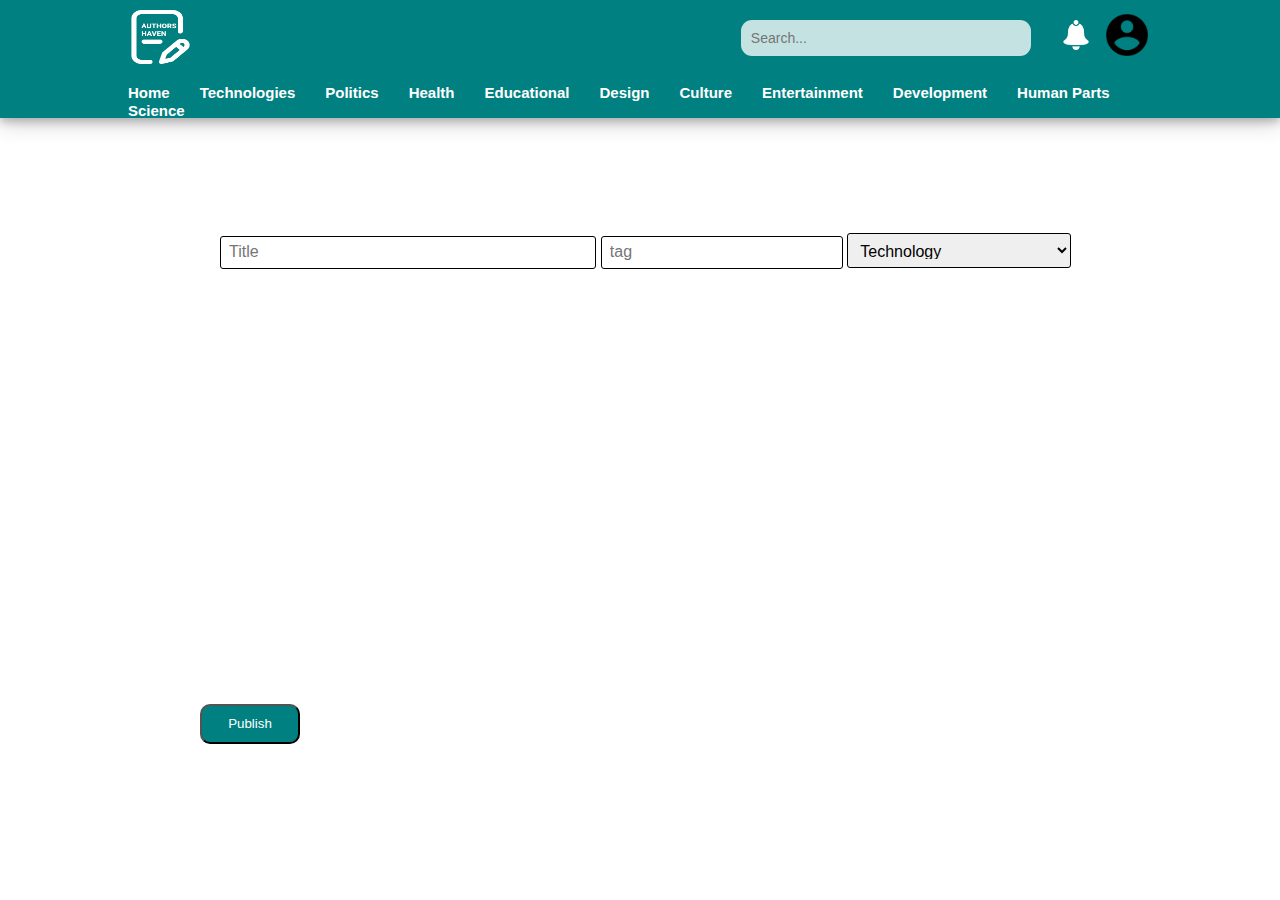
<file: HTML/create_article.html>
<!DOCTYPE html>
<html>
  <head>
    <title>One Story</title>
    <link
      href="https://cdn.quilljs.com/1.3.6/quill.snow.css"
      rel="stylesheet"
    />
    <script src="https://cdn.quilljs.com/1.3.6/quill.js"></script>
    <link rel="stylesheet" href="../assets/css/createArticle.css" />
  </head>
  <body>
    <div class="menu">
      <div class="header">
        <img src="../assets/img/writing.png" id="logo" />
        <div class="dropdown">
          <img
            src="../assets/img/avatar.png "
            onclick="myFunction()"
            class="avatar"
          />
          <div class="dropdown-content" id="myDropdown">
            <div class="dropdown-profile">
              <img src="../assets/img/avatar.png " class="profile-avatar" />
              <div class="profile-navbar">
                <a href="./profile_dashboard.html">username</a> <br /><br />
                <a href="./profile_dashboard.html">@username.email.com</a>
              </div>
            </div>
            <a href="./create_article.html">New story</a>
            <a href="./index.html">Sign out</a>
          </div>
        </div>
        <div class="notification-bar">
          <img src="../assets/img/notification.png" class="icon" />
        </div>
        <input type="text" class="input-search" placeholder="Search..." />
      </div>
      <div class="navbar">
        <ul>
          <li><a href="landing_page.html">Home</a></li>
          <li><a href="#">Technologies</a></li>
          <li><a href="#">Politics</a></li>
          <li><a href="#">Health</a></li>
          <li><a href="#">Educational</a></li>
          <li><a href="#">Design</a></li>
          <li><a href="#">Culture</a></li>
          <li><a href="#">Entertainment</a></li>
          <li><a href="#">Development</a></li>
          <li><a href="#">Human Parts</a></li>
          <li><a href="#">Science</a></li>
        </ul>
      </div>
    </div>
    <div class="story">
      <div class="write_content">
        <div class="title">
          <input type="text" class="textForm titleText" placeholder="Title" />
          <input type="text" class="textForm" placeholder="tag" />
          <select class="textForm category" name="category">
            <option>Technology</option>
            <option>Politics</option>
            <option>Music</option>
          </select>
        </div>
        <div id="articleBody"></div>
        <input type="submit" value="Publish" class="saveContent" />
      </div>
    </div>
    <script>
      let toolbarOptions = [
        [{ font: [] }],
        [{ header: [1, 2, 3, 4, 5, 6, false] }],
        [{ align: [] }],
        ['bold', 'italic', 'underline', 'strike'],
        ['blockquote', 'code-block'],
        [{ script: 'sub' }, { script: 'super' }],
        [{ indent: '-1' }, { indent: '+1' }],
        [{ color: [] }, { background: [] }],
        ['link', 'image', 'video']
      ];
      let quill = new Quill('#articleBody', {
        modules: {
          toolbar: toolbarOptions
        },
        placeholder: 'Write an article...',
        theme: 'snow'
      });
    </script>
    <script src="../assets/js/submenu.js"></script>
  </body>
</html>
</file>
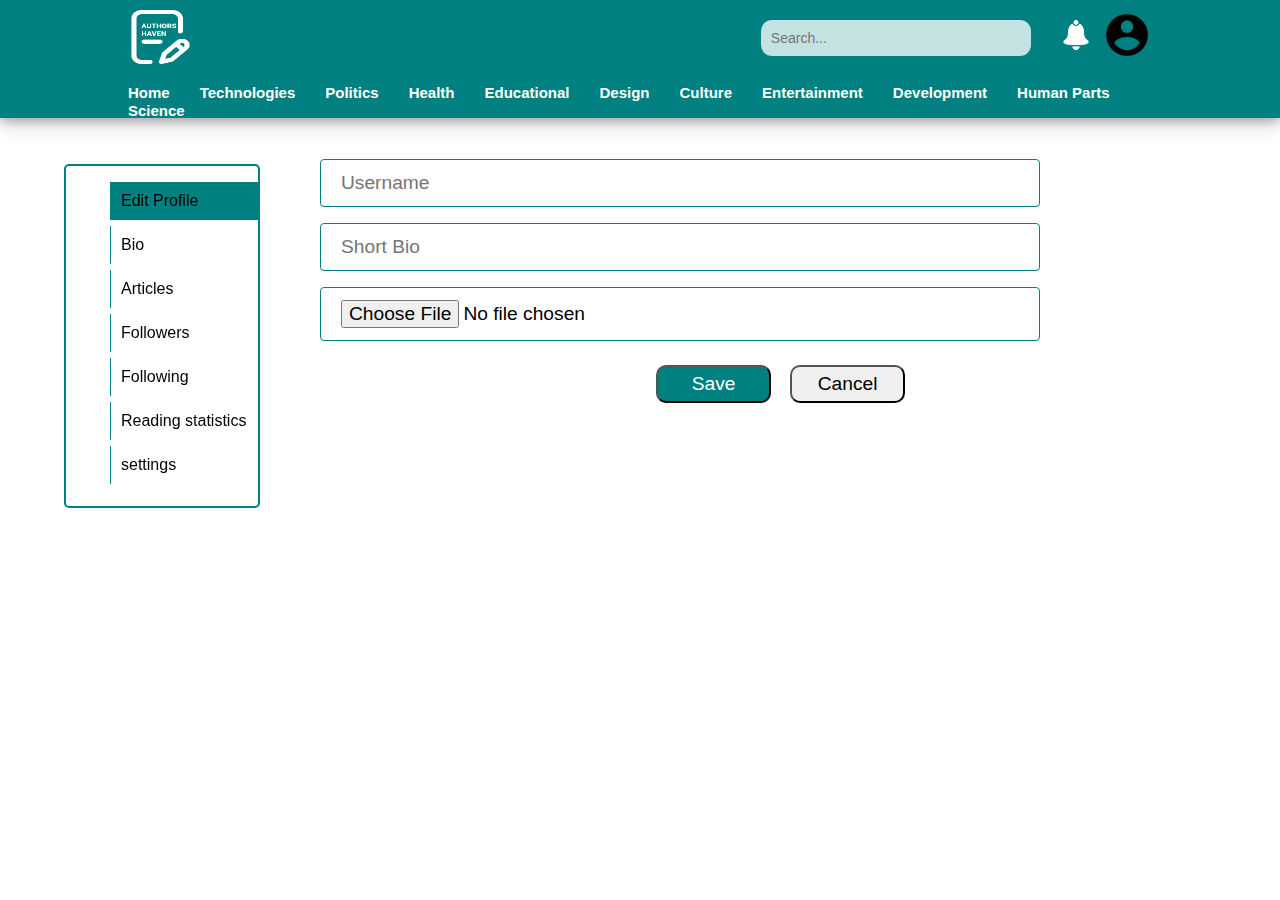
<file: HTML/edit_profile.html>
<!DOCTYPE html>
<html>
  <head>
    <title>One Story</title>
    <link rel="stylesheet" href="../assets/css/profile_dashboard.css" />
  </head>

  <body>
    <div class="menu">
      <div class="header">
        <img src="../assets/img/writing.png" id="logo" />
        <div class="dropdown">
          <img
            src="../assets/img/avatar.png "
            onclick="myFunction()"
            class="avatar"
          />
          <div class="dropdown-content" id="myDropdown">
            <div class="dropdown-profile">
              <img src="../assets/img/avatar.png " class="profile-avatar" />
              <div class="profile-navbar">
                <a href="./profile_dashboard.html">username</a> <br /><br />
                <a href="./profile_dashboard.html">@username.email.com</a>
              </div>
            </div>
            <a href="./create_article.html">New story</a>
            <a href="./index.html">Sign out</a>
          </div>
        </div>
        <div class="notification-bar">
          <img src="../assets/img/notification.png" class="icon" />
        </div>
        <input type="text" class="input-search" placeholder="Search..." />
      </div>
      <div class="navbar">
        <ul>
          <li><a href="landing_page.html">Home</a></li>
          <li><a href="#">Technologies</a></li>
          <li><a href="#">Politics</a></li>
          <li><a href="#">Health</a></li>
          <li><a href="#">Educational</a></li>
          <li><a href="#">Design</a></li>
          <li><a href="#">Culture</a></li>
          <li><a href="#">Entertainment</a></li>
          <li><a href="#">Development</a></li>
          <li><a href="#">Human Parts</a></li>
          <li><a href="#">Science</a></li>
        </ul>
      </div>
    </div>
    <div class="main">
      <div class="side_menu">
        <ul id="list">
          <li class="active"><a href="edit_profile.html">Edit Profile</a></li>
          <li>Bio</li>
          <li><a href="viewArticles.html"> Articles</a></li>
          <li>Followers</li>
          <li>Following</li>
          <li><a href="reading-stats.html">Reading statistics</a></li>
          <li>settings</li>
        </ul>
      </div>
      <div class="content">
        <input type="text" placeholder="Username" />
        <input type="text" placeholder="Short Bio" />
        <input type="file" placeholder="avatar" />
        <div class="buttons">
          <button id="submit">Save</button>
          <button id="cancel">Cancel</button>
        </div>
      </div>
    </div>
    <script src="../assets/js/submenu.js"></script>
  </body>
</html>
</file>
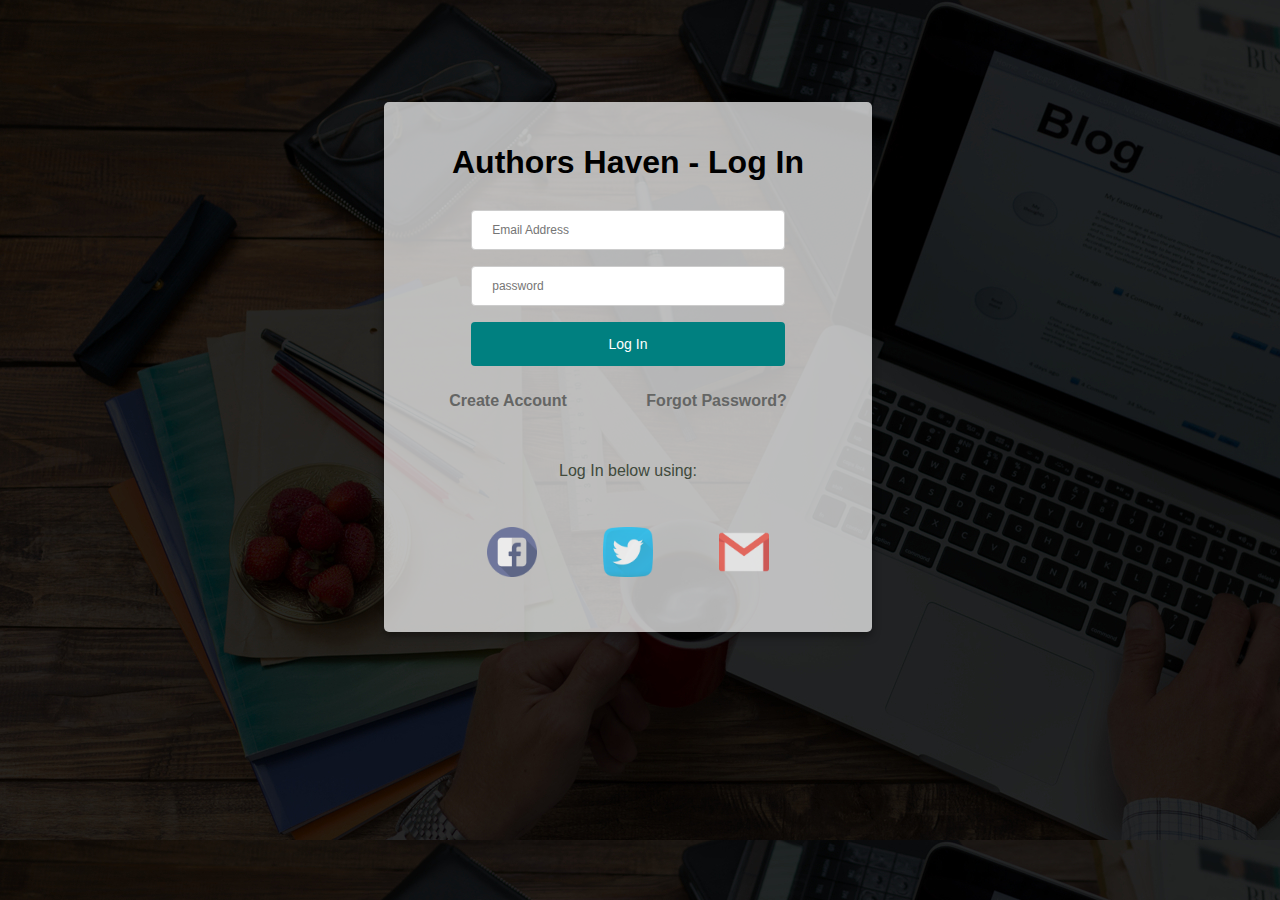
<file: HTML/login.html>
<!DOCTYPE html>
<html>
  <head>
    <title>Log-in</title>
    <link rel="stylesheet" href="../assets/css/login.css" />
  </head>

  <body>
    <div class="container">
      <form action="viewArticles.html" method="">
        <h1>Authors Haven - Log In</h1>
        <input type="email" placeholder="Email Address" />
        <input type="password" placeholder="password" />
        <input
          type="submit"
          value="Log In"
          class="input btn-blue"
        /><br /><br />
        <strong
          ><a href="signup.html" class="link right">Create Account</a></strong
        >
        <strong><a href="#" class="link left">Forgot Password?</a></strong
        ><br /><br /><br />
        <p>Log In below using:</p>
        <img src="../assets/img/facebook.png" />
        <img src="../assets/img/twitter.png" />
        <img src="../assets/img/gmail.png" />
      </form>
    </div>
  </body>
</html>
</file>
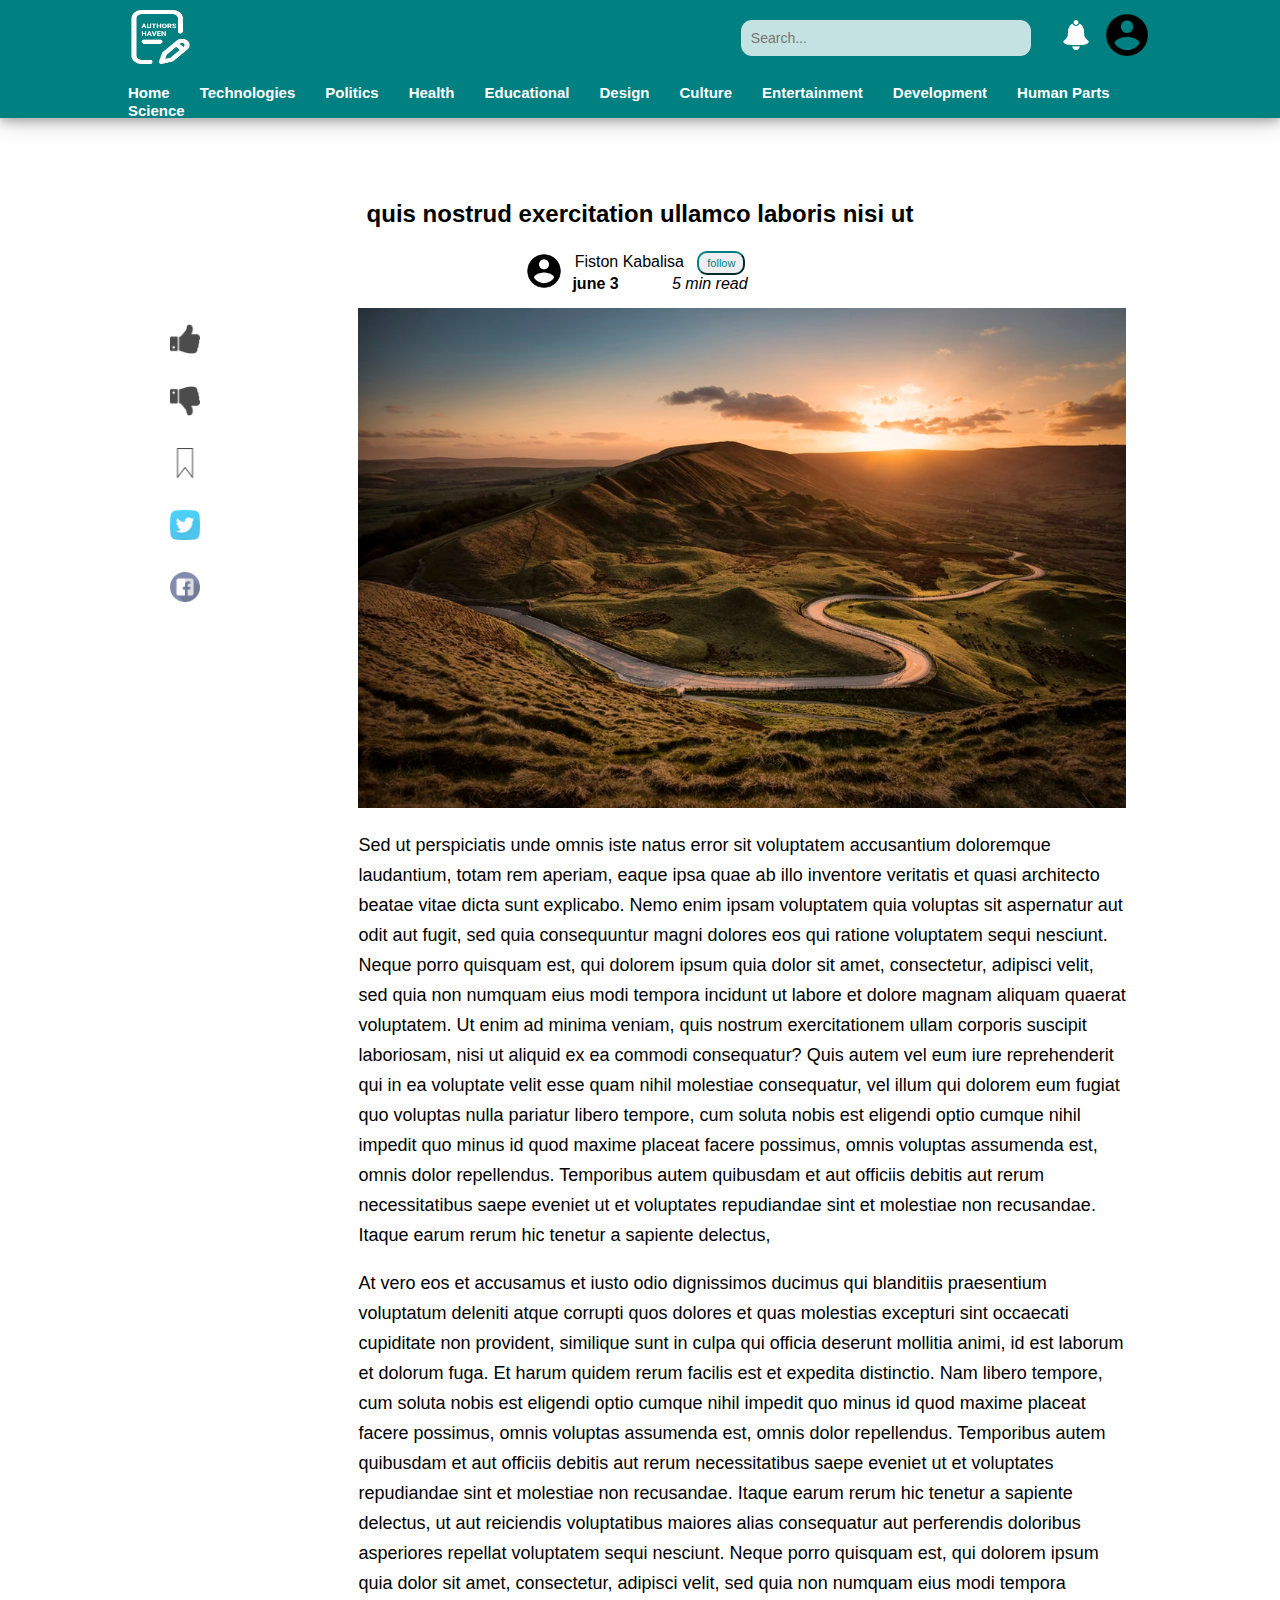
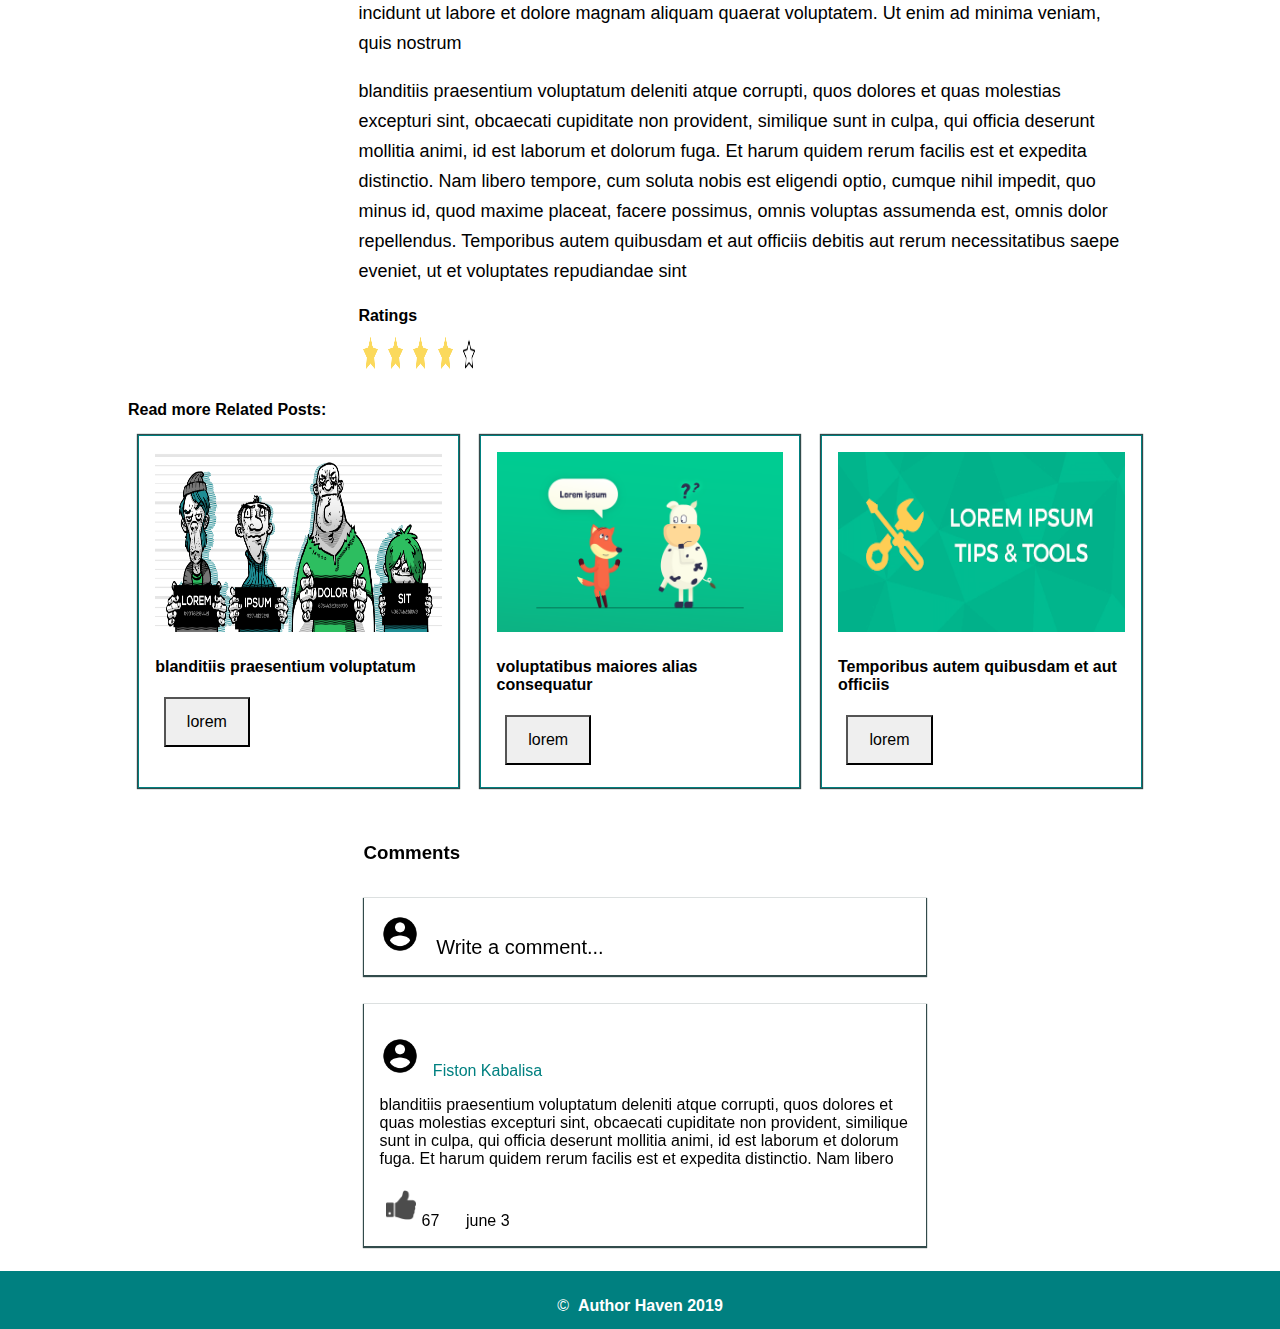
<file: HTML/one_story.html>
<!DOCTYPE html>
<html>
  <head> 
    <title>One Story</title>
    <link rel="stylesheet" href="../assets/css/oneStory.css">
    <link rel="stylesheet" href="../assets/css/comment.css">
  </head>
  <body>
    <div class="menu">
      <div class="header">
        <img src="../assets/img/writing.png" id="logo" />
        <div class="dropdown">
          <img src="../assets/img/avatar.png " onclick="myFunction()" class="avatar" />
          <div class="dropdown-content" id="myDropdown">
            <div class="dropdown-profile">
              <img src="../assets/img/avatar.png " class="profile-avatar" />
              <div class="profile-navbar">
                  <a href="./profile_dashboard.html">username</a> <br><br>
                  <a href="./profile_dashboard.html">@username.email.com</a>
              </div>
            </div>
            <a href="./create_article.html">New story</a>
            <a href="./index.html">Sign out</a>
          </div>
        </div>
        <div class="notification-bar">
        <img src="../assets/img/notification.png" class="icon"/>
        </div>
        <input type="text" class="input-search" placeholder="Search..."/>
      </div>
      <div class="navbar">
        <ul>
          <li><a href="landing_page.html">Home</a></li>
          <li><a href="#">Technologies</a></li>
          <li><a href="#">Politics</a></li>
          <li><a href="#">Health</a></li>
          <li><a href="#">Educational</a></li>
          <li><a href="#">Design</a></li>
          <li><a href="#">Culture</a></li>
          <li><a href="#">Entertainment</a></li>
          <li><a href="#">Development</a></li>
          <li><a href="#">Human Parts</a></li>
          <li><a href="#">Science</a></li>
        </ul>
      </div>
    </div>
    <p><h2 class="title"><strong>quis nostrud exercitation ullamco laboris nisi ut</strong></h2></p>
    <div class="author">
      <img src="../assets/img/avatar.png " class="commentAvatar">
        <div class="reading">Fiston Kabalisa&nbsp;&nbsp;&nbsp;<input type="button" value="follow" class="follow"><br>
          <b>june 3</b>&nbsp;&nbsp;&nbsp;&nbsp;&nbsp;&nbsp;&nbsp;&nbsp;&nbsp;&nbsp;&nbsp;&nbsp;<i>5 min read</i>
        </div>
    </div>
    <div class="story">
      <div class="react">
        <img src="../assets//img/thumbs-up-hand-symbol.png">
        <img src="../assets/img/thumbs-down-silhouette.png">
        <img src="../assets/img/tag.png">
        <img src="../assets/img/twitter.png">
        <img src="../assets/img/facebook.png">
      </div>
      <div class="words">
          <img src="../assets/img/road.jpeg">
          <p>Sed ut perspiciatis unde omnis iste natus error sit voluptatem accusantium doloremque 
            laudantium, totam rem aperiam, eaque ipsa quae ab illo inventore veritatis et quasi 
            architecto beatae vitae dicta sunt explicabo. Nemo enim ipsam voluptatem quia voluptas 
            sit aspernatur aut odit aut fugit, sed quia consequuntur magni dolores eos qui ratione 
            voluptatem sequi nesciunt. Neque porro quisquam est, qui dolorem ipsum quia dolor sit 
            amet, consectetur, adipisci velit, sed quia non numquam eius modi tempora incidunt ut 
            labore et dolore magnam aliquam quaerat voluptatem. Ut enim ad minima veniam, quis nostrum 
            exercitationem ullam corporis suscipit laboriosam, nisi ut aliquid ex ea commodi consequatur? 
            Quis autem vel eum iure reprehenderit qui in ea voluptate velit esse quam nihil molestiae 
            consequatur, vel illum qui dolorem eum fugiat quo voluptas nulla pariatur
            libero tempore, cum soluta nobis est eligendi optio cumque nihil impedit quo minus id quod 
            maxime placeat facere possimus, omnis voluptas assumenda est, omnis dolor repellendus. Temporibus 
            autem quibusdam et aut officiis debitis aut rerum necessitatibus saepe eveniet ut et voluptates 
            repudiandae sint et molestiae non recusandae. Itaque earum rerum hic tenetur a sapiente delectus,
          </p>

            <p>At vero eos et accusamus et iusto odio dignissimos ducimus qui blanditiis praesentium 
              voluptatum deleniti atque corrupti quos dolores et quas molestias excepturi sint occaecati 
              cupiditate non provident, similique sunt in culpa qui officia deserunt mollitia animi, id 
              est laborum et dolorum fuga. Et harum quidem rerum facilis est et expedita distinctio. Nam 
              libero tempore, cum soluta nobis est eligendi optio cumque nihil impedit quo minus id quod 
              maxime placeat facere possimus, omnis voluptas assumenda est, omnis dolor repellendus. Temporibus 
              autem quibusdam et aut officiis debitis aut rerum necessitatibus saepe eveniet ut et voluptates 
              repudiandae sint et molestiae non recusandae. Itaque earum rerum hic tenetur a sapiente delectus, 
              ut aut reiciendis voluptatibus maiores alias consequatur aut perferendis doloribus asperiores repellat
              voluptatem sequi nesciunt. Neque porro quisquam est, qui dolorem ipsum quia dolor sit 
              amet, consectetur, adipisci velit, sed quia non numquam eius modi tempora incidunt ut 
              labore et dolore magnam aliquam quaerat voluptatem. Ut enim ad minima veniam, quis nostrum 
            </p>

            <p>blanditiis praesentium voluptatum deleniti atque corrupti, quos dolores et quas molestias excepturi 
              sint, obcaecati cupiditate non provident, similique sunt in culpa, qui officia deserunt mollitia animi, 
              id est laborum et dolorum fuga. Et harum quidem rerum facilis est et expedita distinctio. Nam libero 
              tempore, cum soluta nobis est eligendi optio, cumque nihil impedit, quo minus id, quod maxime placeat, 
              facere possimus, omnis voluptas assumenda est, omnis dolor repellendus. Temporibus autem quibusdam et aut
               officiis debitis aut rerum necessitatibus saepe eveniet, ut et voluptates repudiandae sint 
              </p>
              <h4>Ratings</h4>
              <div class="div">
                <img class="ratings" src="../assets/img/Gstar.png" alt="good star">
                <img class="ratings" src="../assets/img/Gstar.png" alt="good star">
                <img class="ratings" src="../assets/img/Gstar.png" alt="good star">
                <img class="ratings" src="../assets/img/Gstar.png" alt="good star">
                <img class="ratings1" src="../assets/img/Bstar.png" alt="bad star">
              </div>
      </div>
    </div>
    <div class="container2">
    <div class="related">
      <strong><p>Read more Related Posts:</p></strong>
      <div class="posts">
      <div class="post">
        <img src="../assets/img/lorem.png" class="post-img">
        <div class="details">
          <h4><b>blanditiis praesentium voluptatum</b></h4>
          <input type="submit" value="lorem" class="read">
        </div>
      </div>
      <div class="post">
        <img src="../assets/img/ipsum.png" class="post-img">
        <div class="details">
          <h4><b>voluptatibus maiores alias consequatur</b></h4>
          <input type="submit" value="lorem" class="read">
        </div>
      </div>
      <div class="post">
        <img src="../assets/img/images.png" class="post-img">
        <div class="details">
          <h4><b>Temporibus autem quibusdam et aut officiis</b></h4>
          <input type="submit" value="lorem" class="read">
        </div>
      </div>
    </div><br><br>
    <div class="comments">
      <h3>Comments</h3>
      <div class="overlap">
        <div class="typeComment" id="one" style="display: block;" onclick="comment()">
          <img src="../assets/img/avatar.png " class="commentAvatar">&nbsp;&nbsp;&nbsp;Write a comment...
        </div>
        <div class="comment"  style="display: none;" id="two">
          <p class="name"><img src="../assets/img/avatar.png " class="commentAvatar">&nbsp;&nbsp;&nbsp;Fiston Kabalisa<br></p>
          <textarea class="writeComment" id="text"></textarea><br>
          <input type="button" value="comment" name="comment" class="publish">
          <input type="button" value="cancel" name="cancel" class="noPublish" onclick="comment()">
        </div>
      </div>
      <div class="userComment">
        <p class="name"><img src="../assets/img/avatar.png " class="commentAvatar">&nbsp;&nbsp;&nbsp;Fiston Kabalisa</p>
        <p>blanditiis praesentium voluptatum deleniti atque corrupti, quos dolores et quas molestias excepturi 
          sint, obcaecati cupiditate non provident, similique sunt in culpa, qui officia deserunt mollitia animi, 
          id est laborum et dolorum fuga. Et harum quidem rerum facilis est et expedita distinctio. Nam libero 
          </p>
          <img id="like" src="../assets//img/thumbs-up-hand-symbol.png"><span>67</span>&nbsp;&nbsp;&nbsp;&nbsp;&nbsp;&nbsp;june 3
      </div>
    </div>
    </div>
  </div>
  <div class="footer">
    &copy;&nbsp;&nbsp;<b>Author Haven 2019</b>
  </div>
  <script src="../assets/js/comment.js"></script>
  <script src="../assets/js/submenu.js"></script>
  </body>
</html>
</file>
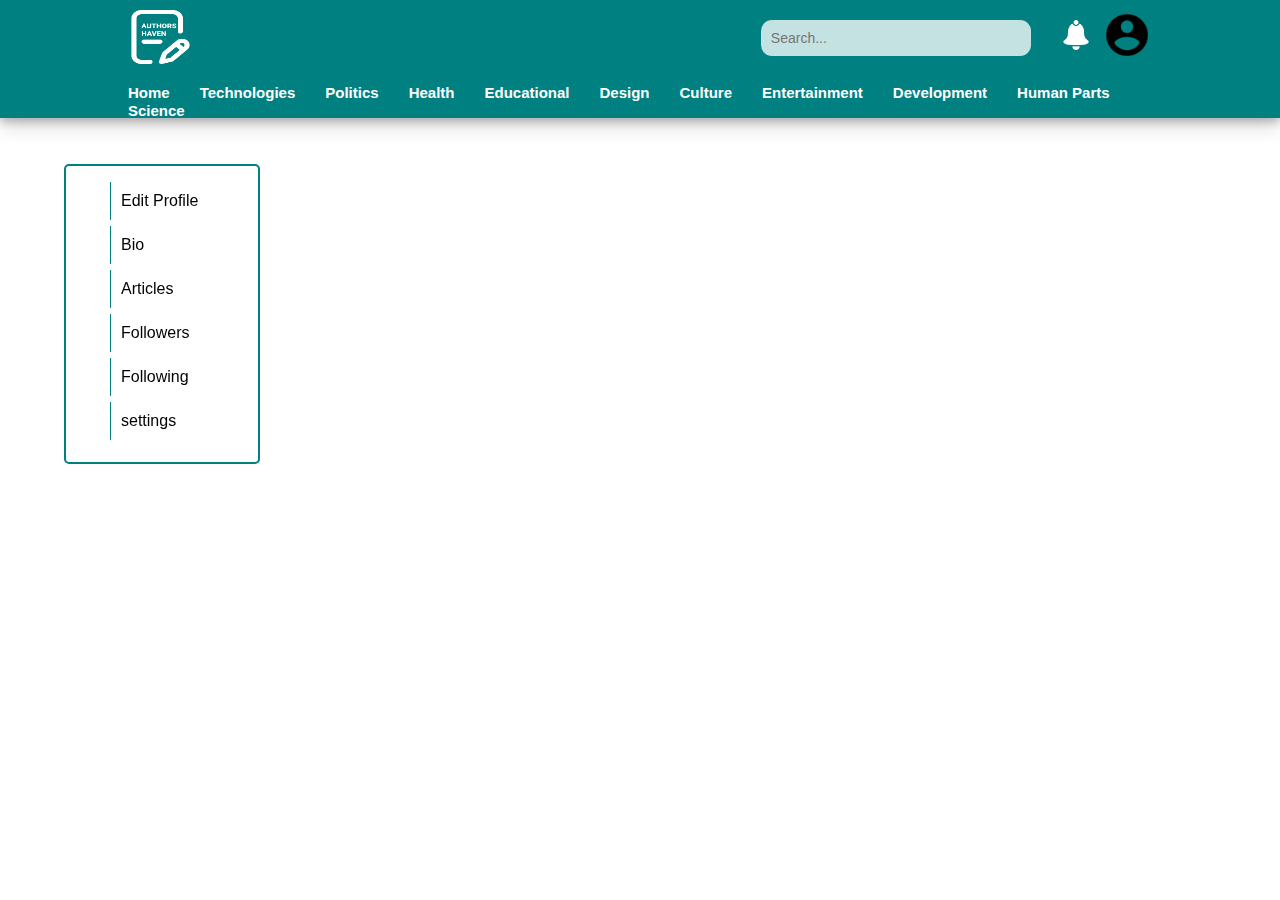
<file: HTML/profile_dashboard.html>
<!DOCTYPE html>
<html>
  <head>
    <title>User Dashboard</title>
    <link rel="stylesheet" href="../assets/css/profile_dashboard.css" />
  </head>

  <body>
    <div class="menu">
      <div class="header">
        <img src="../assets/img/writing.png" id="logo" />
        <div class="dropdown">
          <img
            src="../assets/img/avatar.png "
            onclick="myFunction()"
            class="avatar"
          />
          <div class="dropdown-content" id="myDropdown">
            <div class="dropdown-profile">
              <img src="../assets/img/avatar.png " class="profile-avatar" />
              <div class="profile-navbar">
                <a href="./profile_dashboard.html">username</a> <br /><br />
                <a href="./profile_dashboard.html">@username.email.com</a>
              </div>
            </div>
            <a href="./create_article.html">New story</a>
            <a href="./index.html">Sign out</a>
          </div>
        </div>
        <div class="notification-bar">
          <img src="../assets/img/notification.png" class="icon" />
        </div>
        <input type="text" class="input-search" placeholder="Search..." />
      </div>
      <div class="navbar">
        <ul>
          <li><a href="landing_page.html">Home</a></li>
          <li><a href="#">Technologies</a></li>
          <li><a href="#">Politics</a></li>
          <li><a href="#">Health</a></li>
          <li><a href="#">Educational</a></li>
          <li><a href="#">Design</a></li>
          <li><a href="#">Culture</a></li>
          <li><a href="#">Entertainment</a></li>
          <li><a href="#">Development</a></li>
          <li><a href="#">Human Parts</a></li>
          <li><a href="#">Science</a></li>
        </ul>
      </div>
    </div>
    <div class="main">
      <div class="side_menu">
        <ul id="list">
          <li><a href="edit_profile.html">Edit Profile</a></li>
          <li>Bio</li>
          <li>Articles</li>
          <li>Followers</li>
          <li>Following</li>
          <li>settings</li>
        </ul>
      </div>
      <div class="content"></div>
    </div>
    <script src="../assets/js/submenu.js"></script>
  </body>
</html>
</file>
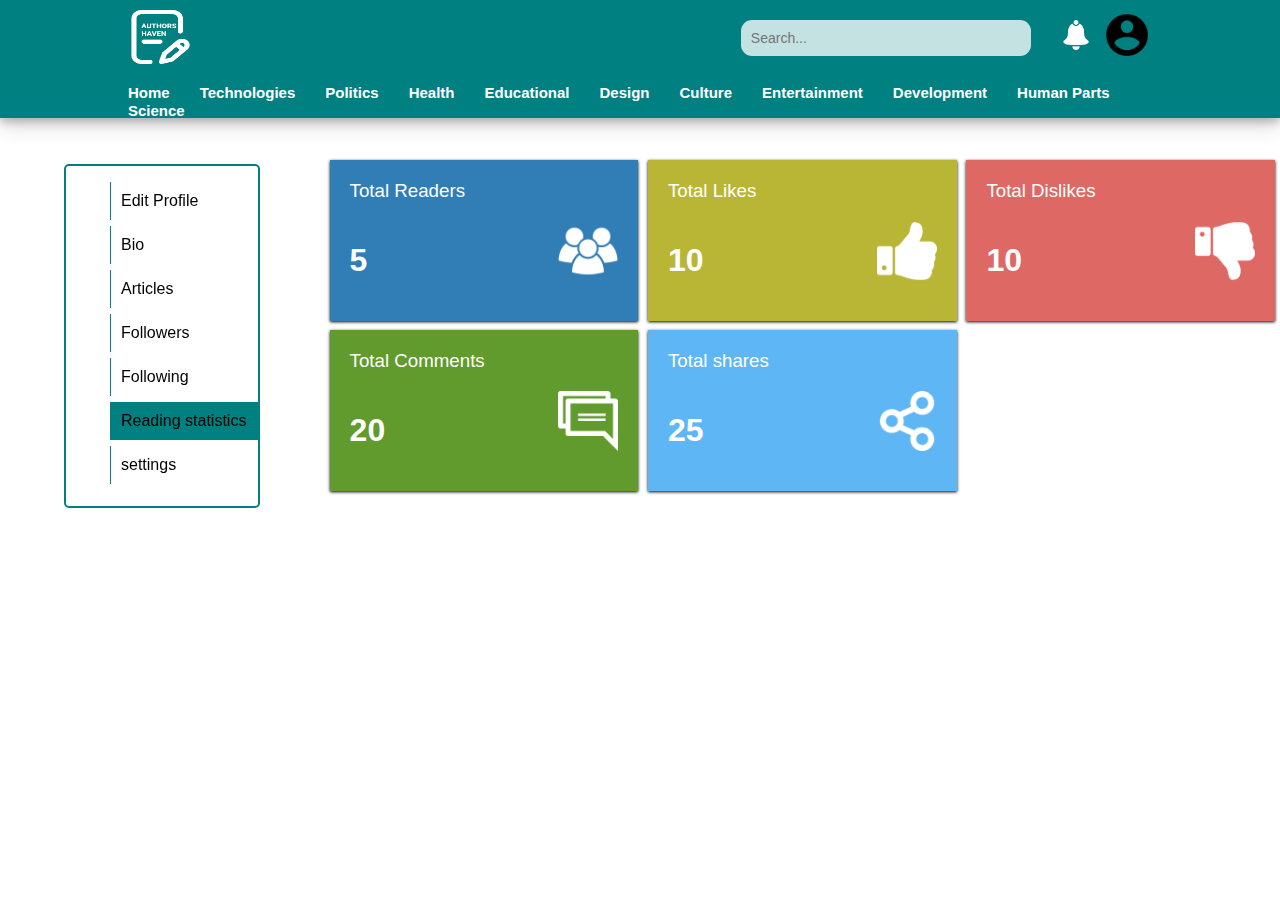
<file: HTML/reading-stats.html>
<!DOCTYPE html>
<html>
  <head>
    <title>User Dashboard</title>
    <link rel="stylesheet" href="../assets/css/card.css" />
  </head>

  <body>
    <div class="menu">
      <div class="header">
        <img src="../assets/img/writing.png" id="logo" />
        <div class="dropdown">
          <img
            src="../assets/img/avatar.png "
            onclick="myFunction()"
            class="avatar"
          />
          <div class="dropdown-content" id="myDropdown">
            <div class="dropdown-profile">
              <img src="../assets/img/avatar.png " class="profile-avatar" />
              <div class="profile-navbar">
                <a href="./profile_dashboard.html">username</a> <br /><br />
                <a href="./profile_dashboard.html">@username.email.com</a>
              </div>
            </div>
            <a href="./create_article.html">New story</a>
            <a href="./index.html">Sign out</a>
          </div>
        </div>
        <div class="notification-bar">
          <img src="../assets/img/notification.png" class="icon" />
        </div>
        <input type="text" class="input-search" placeholder="Search..." />
      </div>
      <div class="navbar">
        <ul>
          <li><a href="landing_page.html">Home</a></li>
          <li><a href="#">Technologies</a></li>
          <li><a href="#">Politics</a></li>
          <li><a href="#">Health</a></li>
          <li><a href="#">Educational</a></li>
          <li><a href="#">Design</a></li>
          <li><a href="#">Culture</a></li>
          <li><a href="#">Entertainment</a></li>
          <li><a href="#">Development</a></li>
          <li><a href="#">Human Parts</a></li>
          <li><a href="#">Science</a></li>
        </ul>
      </div>
    </div>
    <div class="main">
      <div class="side_menu">
        <ul id="list">
          <li><a href="edit_profile.html">Edit Profile</a></li>
          <li>Bio</li>
          <li><a href="viewArticles.html">Articles</a></li>
          <li>Followers</li>
          <li>Following</li>
          <li class="active">
            <a href="reading-stats.html">Reading statistics</a>
          </li>
          <li>settings</li>
        </ul>
      </div>
      <div class="content">
        <div class="box bg-blue">
          <h3>Total Readers</h3>
          <h1>5</h1>
          <img src="../assets/img/users-white-icon.png" />
        </div>
        <div class="box bg-yellow">
          <h3>Total Likes</h3>
          <h1>10</h1>
          <img src="../assets/img/like-white-icon.png" />
        </div>
        <div class="box bg-red">
          <h3>Total Dislikes</h3>
          <h1>10</h1>
          <img src="../assets/img/dislike-white-icon.png" />
        </div>
        <div class="box bg-green">
          <h3>Total Comments</h3>
          <h1>20</h1>
          <img src="../assets/img/comments-white-icon.png" />
        </div>
        <div class="box bg-light-blue">
          <h3>Total shares</h3>
          <h1>25</h1>
          <img src="../assets/img/sharing-white-icon.png" />
        </div>
      </div>
    </div>
    <script src="../assets/js/submenu.js"></script>
  </body>
</html>
</file>
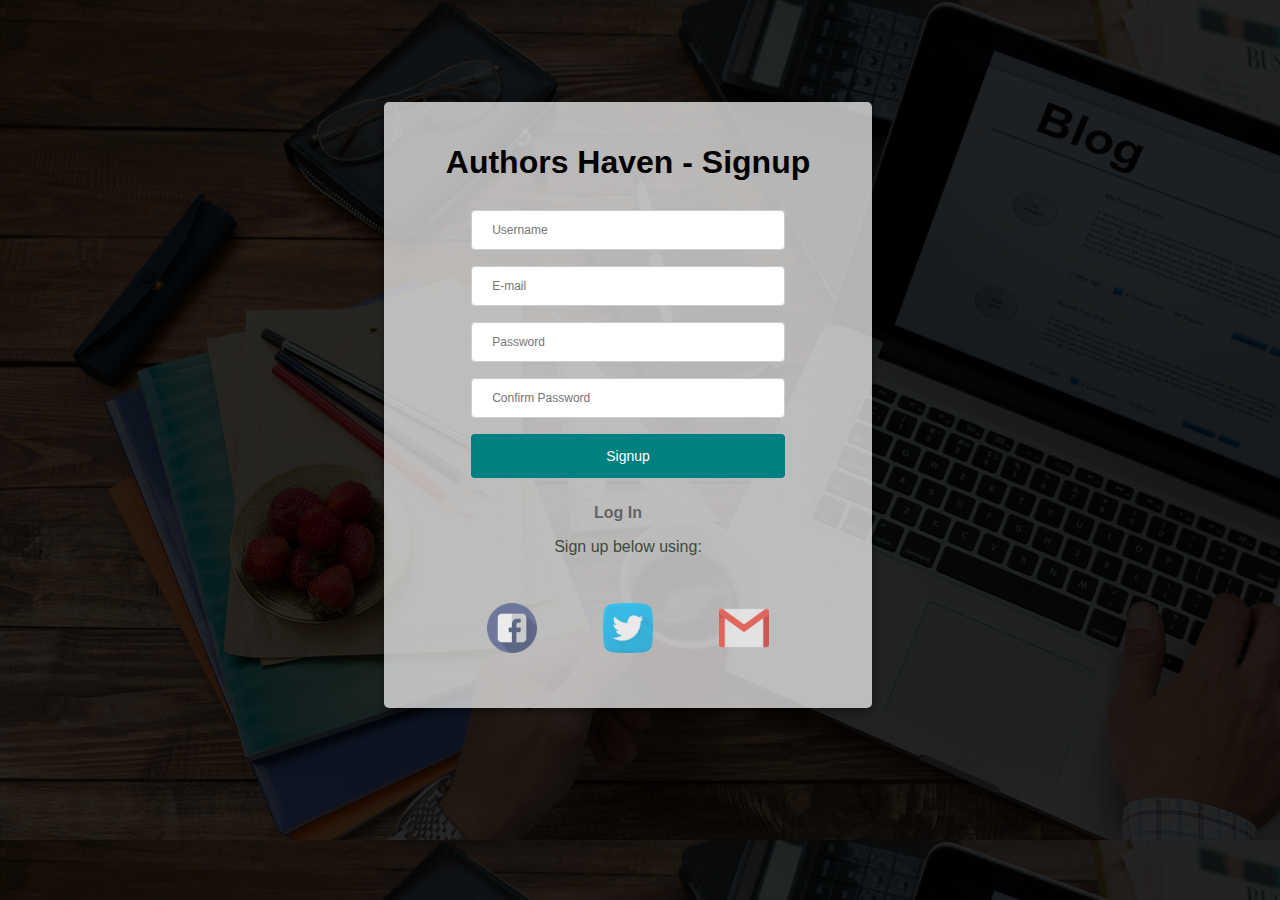
<file: HTML/signup.html>
<!DOCTYPE html>
<html>
    <head>
        <title>Sign-up</title>
        <link rel="stylesheet" href="../assets/css/login.css">
    </head>
    <body>
        <div class="container">
            <form action="edit_profile.html" method="">
            <h1>Authors Haven - Signup</h1>
            <input type="text" placeholder="Username">
            <input type="email" placeholder="E-mail">
            <input type="password" placeholder="Password">
            <input type="password" placeholder="Confirm Password">
            <input type="submit" value="Signup" class="input btn-green"><br><br>
            <strong><a href="./login.html" class="link left1">Log In</a></strong></strong>
            <p>Sign up below using:</p>
            <img src="../assets/img/facebook.png">
            <img src="../assets/img/twitter.png">
            <img src="../assets/img/gmail.png">
        </form>
        </div>
    </body>
</html>
</file>
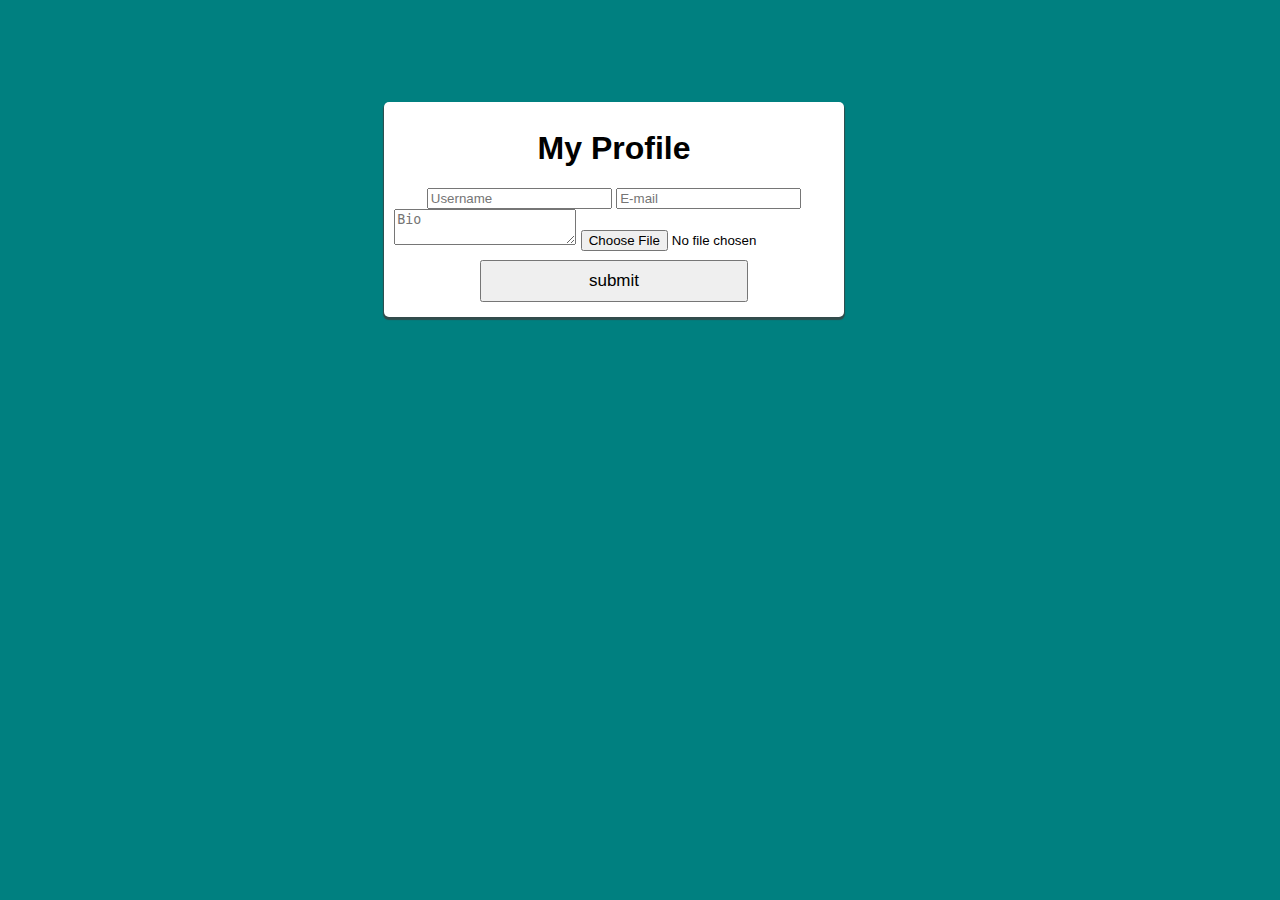
<file: HTML/userProfile.html>
<!DOCTYPE html>
<html>
  <head>
    <title>userProfile</title>
    <link rel="stylesheet" href="../assets/css/userProfile.css" />
  </head>
  <body>
    <div class="container">
      <form action="userProfile.html">
        <h1>My Profile</h1>
        <input type="text" placeholder="Username" />
        <input type="email" placeholder="E-mail" />
        <textarea type="text" placeholder="Bio"></textarea>
        <input type="file" placeholder="choose an avatar" />
        <input type="submit" value="submit" class="input btn-green" />
      </form>
    </div>
  </body>
</html>
</file>
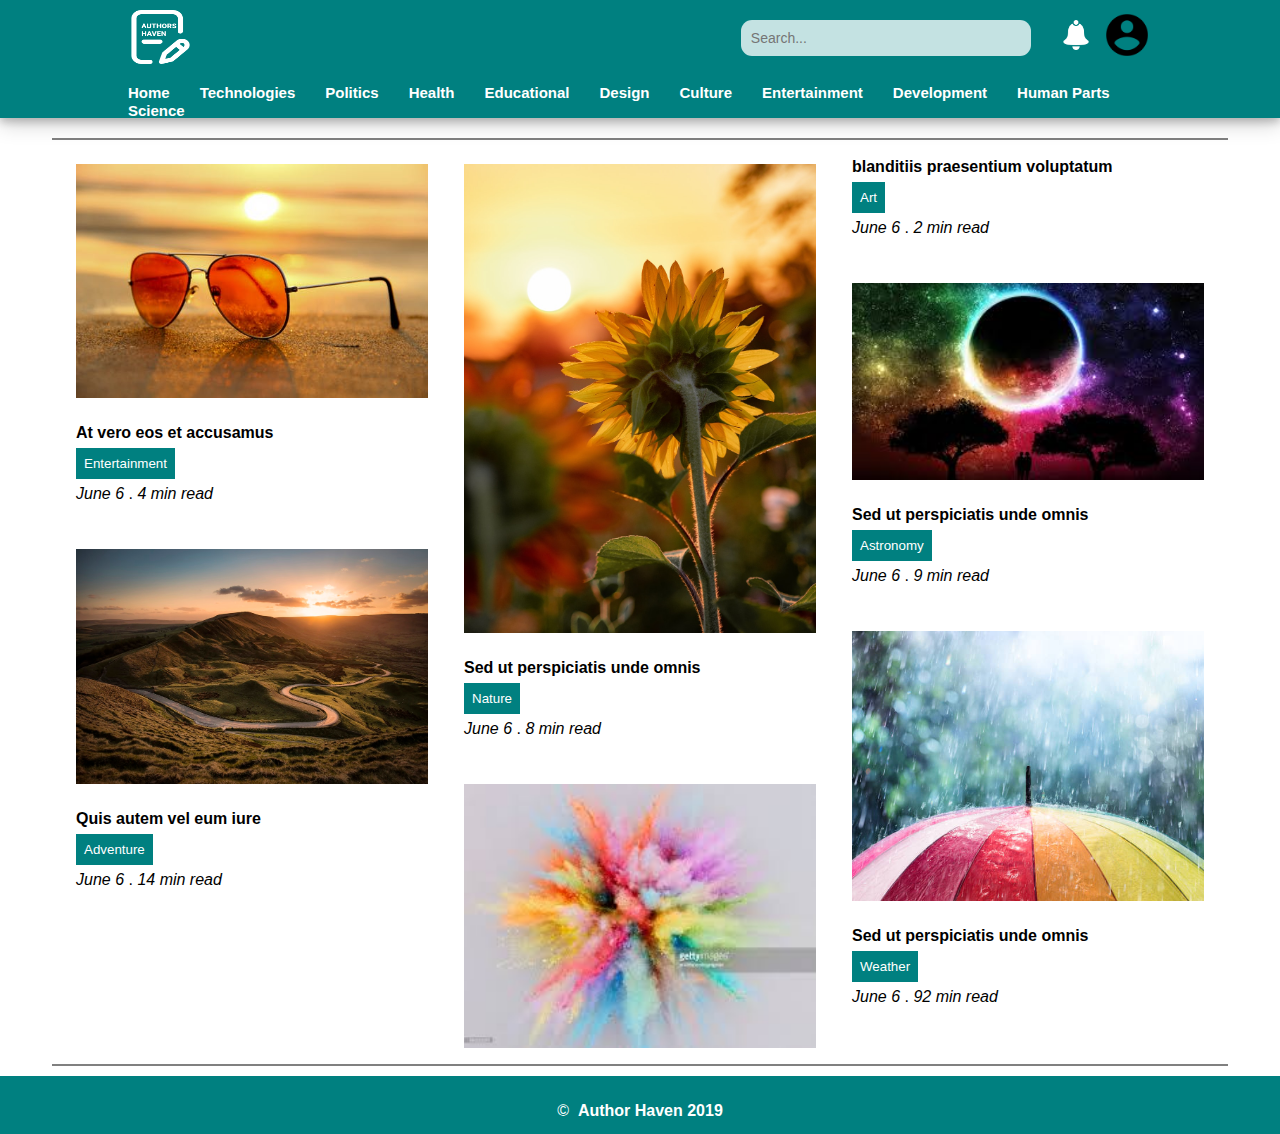
<file: HTML/viewArticles.html>
<!DOCTYPE html>
<html>
  <head>
    <title>Articles</title>
    <link rel="stylesheet" href="../assets/css/viewArticles.css" />
  </head>
  <body>
    <div class="menu">
      <div class="header">
        <img src="../assets/img/writing.png" id="logo" />
        <div class="dropdown">
          <img
            src="../assets/img/avatar.png "
            onclick="myFunction()"
            class="avatar"
          />
          <div class="dropdown-content" id="myDropdown">
            <div class="dropdown-profile">
              <img src="../assets/img/avatar.png " class="profile-avatar" />
              <div class="profile-navbar">
                <a href="./profile_dashboard.html">username</a> <br /><br />
                <a href="./profile_dashboard.html">@username.email.com</a>
              </div>
            </div>
            <a href="./create_article.html">New story</a>
            <a href="./index.html">Sign out</a>
          </div>
        </div>
        <div class="notification-bar">
          <img src="../assets/img/notification.png" class="icon" />
        </div>
        <input type="text" class="input-search" placeholder="Search..." />
      </div>
      <div class="navbar">
        <ul>
          <li><a href="landing_page.html">Home</a></li>
          <li><a href="#">Technologies</a></li>
          <li><a href="#">Politics</a></li>
          <li><a href="#">Health</a></li>
          <li><a href="#">Educational</a></li>
          <li><a href="#">Design</a></li>
          <li><a href="#">Culture</a></li>
          <li><a href="#">Entertainment</a></li>
          <li><a href="#">Development</a></li>
          <li><a href="#">Human Parts</a></li>
          <li><a href="#">Science</a></li>
        </ul>
      </div>
    </div>
    <div class="masonry-container">
      <div class="masonry">
        <div>
          <img src="../assets/img/pexels-photo-46710.jpeg" class="element" />
          <ul>
            <li><b>At vero eos et accusamus</b></li>
            <li>
              <input type="button" class="category" value="Entertainment" />
            </li>
            <li><i>June 6</i>&nbsp;.&nbsp;<i>4 min read</i></li>
          </ul>
        </div>
        <div>
          <a href="one_story.html"
            ><img src="../assets/img/road.jpeg" class="element"
          /></a>
          <ul>
            <li><b>Quis autem vel eum iure</b></li>
            <li><input type="button" class="category" value="Adventure" /></li>
            <li><i>June 6</i>&nbsp;.&nbsp;<i>14 min read</i></li>
          </ul>
        </div>
        <div>
          <img src="../assets/img/flower.jpeg" class="element" />
          <ul>
            <li><b>Sed ut perspiciatis unde omnis</b></li>
            <li><input type="button" class="category" value="Nature" /></li>
            <li><i>June 6</i>&nbsp;.&nbsp;<i>8 min read</i></li>
          </ul>
        </div>
        <div>
          <img src="../assets/img/images.jpeg" class="element" />
          <ul>
            <li><b>blanditiis praesentium voluptatum</b></li>
            <li><input type="button" class="category" value="Art" /></li>
            <li><i>June 6</i>&nbsp;.&nbsp;<i>2 min read</i></li>
          </ul>
        </div>
        <div>
          <img src="../assets/img/download.jpeg" class="element" />
          <ul>
            <li><b>Sed ut perspiciatis unde omnis</b></li>
            <li><input type="button" class="category" value="Astronomy" /></li>
            <li><i>June 6</i>&nbsp;.&nbsp;<i>9 min read</i></li>
          </ul>
        </div>
        <div>
          <img src="../assets/img/umbrella.jpg" class="element" />
          <ul>
            <li><b>Sed ut perspiciatis unde omnis</b></li>
            <li><input type="button" class="category" value="Weather" /></li>
            <li><i>June 6</i>&nbsp;.&nbsp;<i>92 min read</i></li>
          </ul>
        </div>
      </div>
    </div>
    <div class="footer">&copy;&nbsp;&nbsp;<b>Author Haven 2019</b></div>
    <script src="../assets/js/submenu.js"></script>
  </body>
</html>
</file>
<file: assets/css/createArticle.css>
body {
  font-family: Arial, Helvetica, sans-serif;
  margin: 0;
  width: 100%;
}

.menu {
  background: teal;
  width: 100%;
  height: 118px;
  -webkit-box-shadow: 0 4px 8px 0 rgba(0, 0, 0, 0.2), 0 6px 20px 0 rgba(0, 0, 0, 0.19);
          box-shadow: 0 4px 8px 0 rgba(0, 0, 0, 0.2), 0 6px 20px 0 rgba(0, 0, 0, 0.19);
  position: -webkit-sticky;
  position: sticky;
  display: -webkit-box;
  display: -ms-flexbox;
  display: flex;
  -ms-flex-wrap: wrap;
      flex-wrap: wrap;
  -webkit-box-pack: center;
      -ms-flex-pack: center;
          justify-content: center;
  margin-bottom: 20px;
}

.menu .header {
  width: 80%;
  padding-top: 10px;
}

.menu .header #logo {
  height: 54px;
  width: 65px;
}

.menu .header .input-search {
  width: 270px;
  border: 0px;
  padding: 10px;
  border-radius: 11px;
  background: #ffffffc4;
  float: right;
  margin-top: 10px;
  margin-right: 20px;
  font-size: 14px;
}

.menu .header .notification-bar {
  width: 5%;
  float: right;
}

.menu .header .notification-bar .icon {
  width: 30px;
  padding: 10px;
}

.menu .header .dropdown {
  width: 50px;
  height: 50px;
  border-radius: 100%;
  cursor: pointer;
  float: right;
}

.menu .header .dropdown .avatar {
  width: 50px;
  height: 50px;
  border-radius: 100%;
}

.menu .header .dropdown .dropdown-content {
  display: none;
  min-width: 220px;
  position: absolute;
  right: 5px;
  background-color: teal;
  overflow: auto;
  -webkit-box-shadow: 0px 8px 16px 0px rgba(0, 0, 0, 0.2);
          box-shadow: 0px 8px 16px 0px rgba(0, 0, 0, 0.2);
  z-index: 1;
}

.menu .header .dropdown .dropdown-content a {
  background-color: #e2e2e2;
  color: teal;
  padding: 12px 16px;
  text-decoration: none;
  display: block;
}

.menu .header .dropdown .dropdown-content a:hover {
  border-left: 4px solid;
}

.menu .header .dropdown .dropdown-content .dropdown-profile {
  background-color: #e2e2e2;
  color: black;
  padding: 12px 16px 25px;
  text-decoration: none;
  display: block;
  border-bottom: 1px solid teal;
}

.menu .header .dropdown .dropdown-content .dropdown-profile .profile-navbar {
  line-height: 2px;
}

.menu .header .dropdown .dropdown-content .dropdown-profile .profile-navbar a:hover {
  border: 0px;
}

.menu .header .dropdown .dropdown-content .dropdown-profile:hover {
  border-left: 4px solid;
}

.menu .header .dropdown .dropdown-content .dropdown-profile .profile-avatar {
  width: 50px;
  border-radius: 100%;
  margin-right: 10px;
}

.menu .header .dropdown .dropdown-content .dropdown-profile div {
  float: right;
}

.menu .header .dropdown .show {
  display: block;
}

.menu .header .dropdown .profile-grid {
  display: -webkit-box;
  display: -ms-flexbox;
  display: flex;
  -webkit-box-orient: vertical;
  -webkit-box-direction: normal;
      -ms-flex-direction: column;
          flex-direction: column;
}

.menu .navbar {
  width: 80%;
  padding-bottom: 17px;
}

.menu .navbar ul {
  list-style: none;
  padding: 0px;
}

.menu .navbar li {
  float: left;
  padding-right: 30px;
}

.menu .navbar li a {
  color: #ffffff;
  font-size: 15px;
  text-decoration: none;
  font-weight: bold;
}

.menu .navbar li a:hover {
  -webkit-box-shadow: #fcf1ca;
          box-shadow: #fcf1ca;
  color: #fcf1ca;
}

.footer {
  text-align: center;
  margin-top: 10px;
  padding: 26px 0px 14px 0px;
  background-color: teal;
  color: white;
}

.side_menu {
  margin-left: 5%;
  margin-top: 2%;
  background-color: white;
  display: -webkit-box;
  display: -ms-flexbox;
  display: flex;
  -webkit-box-orient: vertical;
  -webkit-box-direction: normal;
      -ms-flex-direction: column;
          flex-direction: column;
  width: 15%;
  overflow: hidden;
  position: fixed;
  border: solid 2px teal;
  border-radius: 5px;
}

.side_menu img {
  -webkit-box-shadow: 0px 0px 0px #afa8ba;
          box-shadow: 0px 0px 0px #afa8ba;
  -webkit-transition: all 0.5s ease-in;
  transition: all 0.5s ease-in;
  padding: 6px;
  width: 20%;
  cursor: pointer;
  margin-left: 5%;
  opacity: 0.7;
}

.side_menu img:hover {
  opacity: 1;
}

.side_menu ul li {
  padding: 10px;
  margin-bottom: 6px;
  color: black;
  font-weight: 60;
  border-left: solid 1px teal;
  margin-left: 4px;
  cursor: pointer;
  -webkit-transition: all 0.3s;
  transition: all 0.3s;
  list-style-type: none;
}

.side_menu ul li a {
  text-decoration: none;
  color: black;
}

.side_menu .active {
  background-color: teal;
  color: white;
}

.side_menu ul li:hover {
  border-left: solid 2px black;
  color: black;
}

.content {
  width: 75%;
  float: right;
  margin-top: 1%;
  height: 100%;
  display: -webkit-box;
  display: -ms-flexbox;
  display: flex;
  -ms-flex-wrap: wrap;
      flex-wrap: wrap;
}

.write_content {
  width: 70%;
  margin-left: 200px;
  margin-top: 9%;
}

.saveContent {
  width: 100px;
  height: 40px;
  text-align: center;
  background-color: teal;
  color: white;
  border-radius: 10px;
  margin-top: 25px;
  margin-right: 55px;
}

.title {
  width: 100%;
  margin-bottom: 10px;
  margin-left: 20px;
}

.titleText {
  width: 40% !important;
}

.textForm {
  width: 25%;
  height: 15px;
  font-size: 16px;
  border-radius: 3px;
  border: 1px solid #000;
  padding: 8px;
}

.category {
  height: 35px !important;
}

#articleBody {
  height: 400px;
  font-size: 16px;
  border-color: #000;
}

.ql-toolbar.ql-snow {
  border: 1px solid #000;
  border-top-right-radius: 5px;
  border-top-left-radius: 5px;
}
/*# sourceMappingURL=createArticle.css.map */
</file>
<file: assets/css/profile_dashboard.css>
body {
  font-family: Arial, Helvetica, sans-serif;
  margin: 0;
  width: 100%;
}

.menu {
  background: teal;
  width: 100%;
  height: 118px;
  -webkit-box-shadow: 0 4px 8px 0 rgba(0, 0, 0, 0.2), 0 6px 20px 0 rgba(0, 0, 0, 0.19);
          box-shadow: 0 4px 8px 0 rgba(0, 0, 0, 0.2), 0 6px 20px 0 rgba(0, 0, 0, 0.19);
  position: -webkit-sticky;
  position: sticky;
  display: -webkit-box;
  display: -ms-flexbox;
  display: flex;
  -ms-flex-wrap: wrap;
      flex-wrap: wrap;
  -webkit-box-pack: center;
      -ms-flex-pack: center;
          justify-content: center;
  margin-bottom: 20px;
}

.menu .header {
  width: 80%;
  padding-top: 10px;
}

.menu .header #logo {
  height: 54px;
  width: 65px;
}

.menu .header .input-search {
  width: 270px;
  border: 0px;
  padding: 10px;
  border-radius: 11px;
  background: #ffffffc4;
  float: right;
  margin-top: 10px;
  margin-right: 20px;
  font-size: 14px;
}

.menu .header .notification-bar {
  width: 5%;
  float: right;
}

.menu .header .notification-bar .icon {
  width: 30px;
  padding: 10px;
}

.menu .header .dropdown {
  width: 50px;
  height: 50px;
  border-radius: 100%;
  cursor: pointer;
  float: right;
}

.menu .header .dropdown .avatar {
  width: 50px;
  height: 50px;
  border-radius: 100%;
}

.menu .header .dropdown .dropdown-content {
  display: none;
  min-width: 220px;
  position: absolute;
  right: 5px;
  background-color: teal;
  overflow: auto;
  -webkit-box-shadow: 0px 8px 16px 0px rgba(0, 0, 0, 0.2);
          box-shadow: 0px 8px 16px 0px rgba(0, 0, 0, 0.2);
  z-index: 1;
}

.menu .header .dropdown .dropdown-content a {
  background-color: #e2e2e2;
  color: teal;
  padding: 12px 16px;
  text-decoration: none;
  display: block;
}

.menu .header .dropdown .dropdown-content a:hover {
  border-left: 4px solid;
}

.menu .header .dropdown .dropdown-content .dropdown-profile {
  background-color: #e2e2e2;
  color: black;
  padding: 12px 16px 25px;
  text-decoration: none;
  display: block;
  border-bottom: 1px solid teal;
}

.menu .header .dropdown .dropdown-content .dropdown-profile .profile-navbar {
  line-height: 2px;
}

.menu .header .dropdown .dropdown-content .dropdown-profile .profile-navbar a:hover {
  border: 0px;
}

.menu .header .dropdown .dropdown-content .dropdown-profile:hover {
  border-left: 4px solid;
}

.menu .header .dropdown .dropdown-content .dropdown-profile .profile-avatar {
  width: 50px;
  border-radius: 100%;
  margin-right: 10px;
}

.menu .header .dropdown .dropdown-content .dropdown-profile div {
  float: right;
}

.menu .header .dropdown .show {
  display: block;
}

.menu .header .dropdown .profile-grid {
  display: -webkit-box;
  display: -ms-flexbox;
  display: flex;
  -webkit-box-orient: vertical;
  -webkit-box-direction: normal;
      -ms-flex-direction: column;
          flex-direction: column;
}

.menu .navbar {
  width: 80%;
  padding-bottom: 17px;
}

.menu .navbar ul {
  list-style: none;
  padding: 0px;
}

.menu .navbar li {
  float: left;
  padding-right: 30px;
}

.menu .navbar li a {
  color: #ffffff;
  font-size: 15px;
  text-decoration: none;
  font-weight: bold;
}

.menu .navbar li a:hover {
  -webkit-box-shadow: #fcf1ca;
          box-shadow: #fcf1ca;
  color: #fcf1ca;
}

.footer {
  text-align: center;
  margin-top: 10px;
  padding: 26px 0px 14px 0px;
  background-color: teal;
  color: white;
}

.side_menu {
  margin-left: 5%;
  margin-top: 2%;
  background-color: white;
  display: -webkit-box;
  display: -ms-flexbox;
  display: flex;
  -webkit-box-orient: vertical;
  -webkit-box-direction: normal;
      -ms-flex-direction: column;
          flex-direction: column;
  width: 15%;
  overflow: hidden;
  position: fixed;
  border: solid 2px teal;
  border-radius: 5px;
}

.side_menu img {
  -webkit-box-shadow: 0px 0px 0px #afa8ba;
          box-shadow: 0px 0px 0px #afa8ba;
  -webkit-transition: all 0.5s ease-in;
  transition: all 0.5s ease-in;
  padding: 6px;
  width: 20%;
  cursor: pointer;
  margin-left: 5%;
  opacity: 0.7;
}

.side_menu img:hover {
  opacity: 1;
}

.side_menu ul li {
  padding: 10px;
  margin-bottom: 6px;
  color: black;
  font-weight: 60;
  border-left: solid 1px teal;
  margin-left: 4px;
  cursor: pointer;
  -webkit-transition: all 0.3s;
  transition: all 0.3s;
  list-style-type: none;
}

.side_menu ul li a {
  text-decoration: none;
  color: black;
}

.side_menu .active {
  background-color: teal;
  color: white;
}

.side_menu ul li:hover {
  border-left: solid 2px black;
  color: black;
}

.content {
  width: 75%;
  float: right;
  margin-top: 1%;
  height: 100%;
  display: -webkit-box;
  display: -ms-flexbox;
  display: flex;
  -ms-flex-wrap: wrap;
      flex-wrap: wrap;
}

input {
  width: 75%;
  padding: 12px 20px;
  margin: 8px 0;
  display: inline-block;
  border: 1px solid teal;
  border-radius: 4px;
  -webkit-box-sizing: border-box;
          box-sizing: border-box;
  font-size: 1.2em;
}

.buttons {
  height: 4em;
  width: 30%;
  padding: 1.5em auto;
  margin: 1em auto;
}

.buttons button {
  width: 40%;
  height: 60%;
  border-radius: 10px;
  font-size: 1.2em;
}

.buttons #submit {
  background-color: teal;
  margin-right: 5%;
  color: white;
}
/*# sourceMappingURL=profile_dashboard.css.map */
</file>
<file: assets/css/login.css>
body {
  background-image: url("../img/auth-background.jpg");
  font-family: Arial, Helvetica, sans-serif;
  margin: 0;
  width: 100%;
}

.container {
  -webkit-box-shadow: 0 4px 8px 0 rgba(0, 0, 0, 0.38);
          box-shadow: 0 4px 8px 0 rgba(0, 0, 0, 0.38);
  -webkit-transition: all 0.5s ease-out;
  transition: all 0.5s ease-out;
  padding: 20px;
  width: 35%;
  text-align: center;
  margin: 8% 25% 0% 30%;
  background-color: #ffffffb3;
  border-radius: 5px;
}

.container img {
  -webkit-box-shadow: 0px 0px 0px #afa8ba;
          box-shadow: 0px 0px 0px #afa8ba;
  -webkit-transition: all 0.5s ease-out;
  transition: all 0.5s ease-out;
  padding: 6px;
  width: 50px;
  margin: 25px;
  cursor: pointer;
  opacity: 0.7;
}

.container img:hover {
  opacity: 1;
}

.container p {
  color: #404a3c;
}

.input {
  width: 49%;
  color: white;
  padding: 14px 20px;
  margin: 8px 0;
  border: none;
  border-radius: 4px;
  cursor: pointer;
  font-size: 14px;
}

.right {
  margin-right: auto;
  margin-left: auto;
}

.left {
  margin-left: 55px;
}

input[type='text'],
[type='password'],
[type='email'] {
  width: 70%;
  padding: 12px 20px;
  margin: 8px 0;
  display: inline-block;
  border: 1px solid #ccc;
  border-radius: 4px;
  -webkit-box-sizing: border-box;
          box-sizing: border-box;
  font-size: 12px;
}

.btn-blue {
  background-color: teal;
  color: white;
  width: 70%;
}

.btn-blue:hover {
  background-color: #209b87;
  cursor: pointer;
}

.btn-green {
  background-color: teal;
  color: white;
  width: 70%;
}

.btn-green:hover {
  background-color: #209b87;
  cursor: pointer;
}

.link {
  color: #646564;
  text-decoration: none;
  margin-right: 20px;
}

.link:hover {
  color: #48494a;
  text-decoration: underline;
}
/*# sourceMappingURL=login.css.map */
</file>
<file: assets/css/oneStory.css>
body {
  font-family: Arial, Helvetica, sans-serif;
  margin: 0;
  width: 100%;
}

.menu {
  background: teal;
  width: 100%;
  height: 118px;
  -webkit-box-shadow: 0 4px 8px 0 rgba(0, 0, 0, 0.2), 0 6px 20px 0 rgba(0, 0, 0, 0.19);
          box-shadow: 0 4px 8px 0 rgba(0, 0, 0, 0.2), 0 6px 20px 0 rgba(0, 0, 0, 0.19);
  position: -webkit-sticky;
  position: sticky;
  display: -webkit-box;
  display: -ms-flexbox;
  display: flex;
  -ms-flex-wrap: wrap;
      flex-wrap: wrap;
  -webkit-box-pack: center;
      -ms-flex-pack: center;
          justify-content: center;
  margin-bottom: 20px;
}

.menu .header {
  width: 80%;
  padding-top: 10px;
}

.menu .header #logo {
  height: 54px;
  width: 65px;
}

.menu .header .input-search {
  width: 270px;
  border: 0px;
  padding: 10px;
  border-radius: 11px;
  background: #ffffffc4;
  float: right;
  margin-top: 10px;
  margin-right: 20px;
  font-size: 14px;
}

.menu .header .notification-bar {
  width: 5%;
  float: right;
}

.menu .header .notification-bar .icon {
  width: 30px;
  padding: 10px;
}

.menu .header .dropdown {
  width: 50px;
  height: 50px;
  border-radius: 100%;
  cursor: pointer;
  float: right;
}

.menu .header .dropdown .avatar {
  width: 50px;
  height: 50px;
  border-radius: 100%;
}

.menu .header .dropdown .dropdown-content {
  display: none;
  min-width: 220px;
  position: absolute;
  right: 5px;
  background-color: teal;
  overflow: auto;
  -webkit-box-shadow: 0px 8px 16px 0px rgba(0, 0, 0, 0.2);
          box-shadow: 0px 8px 16px 0px rgba(0, 0, 0, 0.2);
  z-index: 1;
}

.menu .header .dropdown .dropdown-content a {
  background-color: #e2e2e2;
  color: teal;
  padding: 12px 16px;
  text-decoration: none;
  display: block;
}

.menu .header .dropdown .dropdown-content a:hover {
  border-left: 4px solid;
}

.menu .header .dropdown .dropdown-content .dropdown-profile {
  background-color: #e2e2e2;
  color: black;
  padding: 12px 16px 25px;
  text-decoration: none;
  display: block;
  border-bottom: 1px solid teal;
}

.menu .header .dropdown .dropdown-content .dropdown-profile .profile-navbar {
  line-height: 2px;
}

.menu .header .dropdown .dropdown-content .dropdown-profile .profile-navbar a:hover {
  border: 0px;
}

.menu .header .dropdown .dropdown-content .dropdown-profile:hover {
  border-left: 4px solid;
}

.menu .header .dropdown .dropdown-content .dropdown-profile .profile-avatar {
  width: 50px;
  border-radius: 100%;
  margin-right: 10px;
}

.menu .header .dropdown .dropdown-content .dropdown-profile div {
  float: right;
}

.menu .header .dropdown .show {
  display: block;
}

.menu .header .dropdown .profile-grid {
  display: -webkit-box;
  display: -ms-flexbox;
  display: flex;
  -webkit-box-orient: vertical;
  -webkit-box-direction: normal;
      -ms-flex-direction: column;
          flex-direction: column;
}

.menu .navbar {
  width: 80%;
  padding-bottom: 17px;
}

.menu .navbar ul {
  list-style: none;
  padding: 0px;
}

.menu .navbar li {
  float: left;
  padding-right: 30px;
}

.menu .navbar li a {
  color: #ffffff;
  font-size: 15px;
  text-decoration: none;
  font-weight: bold;
}

.menu .navbar li a:hover {
  -webkit-box-shadow: #fcf1ca;
          box-shadow: #fcf1ca;
  color: #fcf1ca;
}

.footer {
  text-align: center;
  margin-top: 10px;
  padding: 26px 0px 14px 0px;
  background-color: teal;
  color: white;
}

.side_menu {
  margin-left: 5%;
  margin-top: 2%;
  background-color: white;
  display: -webkit-box;
  display: -ms-flexbox;
  display: flex;
  -webkit-box-orient: vertical;
  -webkit-box-direction: normal;
      -ms-flex-direction: column;
          flex-direction: column;
  width: 15%;
  overflow: hidden;
  position: fixed;
  border: solid 2px teal;
  border-radius: 5px;
}

.side_menu img {
  -webkit-box-shadow: 0px 0px 0px #afa8ba;
          box-shadow: 0px 0px 0px #afa8ba;
  -webkit-transition: all 0.5s ease-in;
  transition: all 0.5s ease-in;
  padding: 6px;
  width: 20%;
  cursor: pointer;
  margin-left: 5%;
  opacity: 0.7;
}

.side_menu img:hover {
  opacity: 1;
}

.side_menu ul li {
  padding: 10px;
  margin-bottom: 6px;
  color: black;
  font-weight: 60;
  border-left: solid 1px teal;
  margin-left: 4px;
  cursor: pointer;
  -webkit-transition: all 0.3s;
  transition: all 0.3s;
  list-style-type: none;
}

.side_menu ul li a {
  text-decoration: none;
  color: black;
}

.side_menu .active {
  background-color: teal;
  color: white;
}

.side_menu ul li:hover {
  border-left: solid 2px black;
  color: black;
}

.content {
  width: 75%;
  float: right;
  margin-top: 1%;
  height: 100%;
  display: -webkit-box;
  display: -ms-flexbox;
  display: flex;
  -ms-flex-wrap: wrap;
      flex-wrap: wrap;
}

.title {
  width: 100%;
  text-align: center;
  position: relative;
  top: 62px;
}

.story {
  margin-top: 80px;
  display: -webkit-box;
  display: -ms-flexbox;
  display: flex;
  -webkit-box-pack: center;
      -ms-flex-pack: center;
          justify-content: center;
  -webkit-box-orient: horizontal;
  -webkit-box-direction: normal;
      -ms-flex-direction: row;
          flex-direction: row;
  width: 100%;
}

.react {
  display: -webkit-box;
  display: -ms-flexbox;
  display: flex;
  -webkit-box-orient: vertical;
  -webkit-box-direction: normal;
      -ms-flex-direction: column;
          flex-direction: column;
  width: 16%;
  height: 400px;
  position: -webkit-sticky;
  position: sticky;
  top: 12%;
}

.react img {
  -webkit-box-shadow: 0px 0px 0px #afa8ba;
          box-shadow: 0px 0px 0px #afa8ba;
  -webkit-transition: all 0.5s ease-in;
  transition: all 0.5s ease-in;
  padding: 6px;
  width: 30px;
  margin: 10px;
  cursor: pointer;
  opacity: 0.7;
}

.react img:hover {
  opacity: 1;
}

.div {
  display: -webkit-box;
  display: -ms-flexbox;
  display: flex;
  -webkit-box-orient: horizontal;
  -webkit-box-direction: normal;
      -ms-flex-direction: row;
          flex-direction: row;
  margin: 5px 0;
  cursor: pointer;
  position: relative;
  top: -10px;
}

.div .ratings {
  width: 15px;
  height: 34px;
  margin: 0 5px;
  opacity: 0.7;
}

.div .ratings:hover {
  opacity: 1;
}

.div .ratings1 {
  width: 12px;
  height: 30px;
  margin: 0 5px;
  position: relative;
  top: 3px;
}

.words {
  width: 60%;
}

.words img {
  width: 100%;
  height: 500px;
}

.words p {
  font-size: 18px;
  line-height: 30px;
}

.author {
  width: 100%;
  display: -webkit-box;
  display: -ms-flexbox;
  display: flex;
  -webkit-box-pack: center;
      -ms-flex-pack: center;
          justify-content: center;
  -webkit-box-orient: horizontal;
  -webkit-box-direction: normal;
      -ms-flex-direction: row;
          flex-direction: row;
  margin-bottom: 10px;
  position: relative;
  top: 65px;
}

.reading {
  text-align: center;
  width: 15%;
}

.follow {
  padding: 4px;
  width: 25%;
  font-size: 11px;
  border-radius: 10px;
  cursor: pointer;
  color: teal;
  border-color: teal;
  -webkit-box-shadow: 0px 0px 0px 0px #324b4b;
          box-shadow: 0px 0px 0px 0px #324b4b;
  -webkit-transition: all 0.5s ease-in;
  transition: all 0.5s ease-in;
}

.follow:hover {
  -webkit-box-shadow: 0px 1px 0px #324b4b;
          box-shadow: 0px 1px 0px #324b4b;
}
/*# sourceMappingURL=oneStory.css.map */
</file>
<file: assets/css/comment.css>
.container2 {
  display: -webkit-box;
  display: -ms-flexbox;
  display: flex;
  -webkit-box-pack: center;
      -ms-flex-pack: center;
          justify-content: center;
  width: 100%;
}

.container2 .related {
  width: 80%;
}

.posts {
  display: -webkit-box;
  display: -ms-flexbox;
  display: flex;
}

.posts .post {
  padding: 16px;
  margin-left: 1%;
  margin-right: 1%;
  width: 32%;
  -webkit-box-shadow: 0px 0px 1px 1px #324b4b;
          box-shadow: 0px 0px 1px 1px #324b4b;
  -webkit-transition: all 0.5s ease-in;
  transition: all 0.5s ease-in;
  cursor: pointer;
  border: 1px solid teal;
}

.posts .post:hover {
  -webkit-box-shadow: 0px 1px 2px 2px #324b4b;
          box-shadow: 0px 1px 2px 2px #324b4b;
}

.posts .post img {
  width: 100%;
  height: 180px;
}

.posts .post-img {
  width: 100%;
}

.posts .read {
  padding: 14px;
  border-color: black;
  width: 30%;
  margin-left: 3%;
  margin-bottom: 2%;
  cursor: pointer;
  font-size: 16px;
  -webkit-transition: all 0.5s ease-in;
  transition: all 0.5s ease-in;
}

.posts .read:hover {
  -webkit-box-shadow: 0px 3px 6px 4px white;
          box-shadow: 0px 3px 6px 4px white;
  border-color: teal;
}

.comments {
  width: 72%;
  display: -webkit-box;
  display: -ms-flexbox;
  display: flex;
  -webkit-box-orient: vertical;
  -webkit-box-direction: normal;
      -ms-flex-direction: column;
          flex-direction: column;
  position: relative;
  left: 23%;
}

.overlap {
  display: -ms-grid;
  display: grid;
      grid-template-areas: "comment";
}

.typeComment {
  -ms-grid-row: 1;
  -ms-grid-column: 1;
  grid-area: comment;
  width: 72%;
  padding: 16px;
  margin: 2% 0%;
  font-size: 17px;
  cursor: text;
  -webkit-box-shadow: 0px 1px 1px 1px #324b4b;
          box-shadow: 0px 1px 1px 1px #324b4b;
  z-index: 1;
}

.writeComment {
  -ms-grid-row: 1;
  -ms-grid-column: 1;
  grid-area: comment;
  width: 99%;
  height: 120px;
  font-size: 16px;
  border-radius: 10px;
  border-color: white;
}

.commentAvatar {
  width: 40px;
  height: 40px;
  border-radius: 100%;
}

.comment {
  border: solid;
  border-radius: 10px;
  width: 75%;
  border-color: #4b4a54;
}

.publish {
  padding: 13px;
  background-color: #0066ff;
  color: white;
  border-radius: 10px;
  cursor: pointer;
}

.noPublish {
  padding: 13px;
  background-color: #7e0000;
  color: white;
  border-radius: 10px;
  cursor: pointer;
}

.name {
  color: teal;
  cursor: pointer;
}

.userComment {
  width: 72%;
  margin: 2% 0%;
  -webkit-box-shadow: 0px 1px 1px 1px #324b4b;
          box-shadow: 0px 1px 1px 1px #324b4b;
  padding: 16px;
}

.userComment #like {
  -webkit-box-shadow: 0px 0px 0px #afa8ba;
          box-shadow: 0px 0px 0px #afa8ba;
  -webkit-transition: all 0.5s ease-in;
  transition: all 0.5s ease-in;
  padding: 6px;
  width: 30px;
  cursor: pointer;
  opacity: 0.7;
}

.userComment #like:hover {
  opacity: 1;
}

.comments {
  width: 72%;
  display: -webkit-box;
  display: -ms-flexbox;
  display: flex;
  -webkit-box-orient: vertical;
  -webkit-box-direction: normal;
      -ms-flex-direction: column;
          flex-direction: column;
  position: relative;
  left: 23%;
}

.overlap {
  display: -ms-grid;
  display: grid;
      grid-template-areas: "comment";
}

.typeComment {
  -ms-grid-row: 1;
  -ms-grid-column: 1;
  grid-area: comment;
  width: 72%;
  padding: 16px;
  margin: 2% 0%;
  font-size: 20px;
  cursor: text;
  -webkit-box-shadow: 0px 1px 1px 1px #324b4b;
          box-shadow: 0px 1px 1px 1px #324b4b;
  z-index: 1;
}

.writeComment {
  -ms-grid-row: 1;
  -ms-grid-column: 1;
  grid-area: comment;
  width: 99%;
  height: 120px;
  font-size: 16px;
  border-radius: 10px;
  border-color: white;
}

.commentAvatar {
  width: 40px;
  height: 40px;
  border-radius: 100%;
}

.comment {
  border: solid;
  border-radius: 10px;
  width: 75%;
  border-color: #4b4a54;
}

.publish {
  padding: 13px;
  background-color: #0066ff;
  color: white;
  border-radius: 10px;
  cursor: pointer;
}

.noPublish {
  padding: 13px;
  background-color: #7e0000;
  color: white;
  border-radius: 10px;
  cursor: pointer;
}
/*# sourceMappingURL=comment.css.map */
</file>
<file: assets/css/card.css>
body {
  font-family: Arial, Helvetica, sans-serif;
  margin: 0;
  width: 100%;
}

.menu {
  background: teal;
  width: 100%;
  height: 118px;
  -webkit-box-shadow: 0 4px 8px 0 rgba(0, 0, 0, 0.2), 0 6px 20px 0 rgba(0, 0, 0, 0.19);
          box-shadow: 0 4px 8px 0 rgba(0, 0, 0, 0.2), 0 6px 20px 0 rgba(0, 0, 0, 0.19);
  position: -webkit-sticky;
  position: sticky;
  display: -webkit-box;
  display: -ms-flexbox;
  display: flex;
  -ms-flex-wrap: wrap;
      flex-wrap: wrap;
  -webkit-box-pack: center;
      -ms-flex-pack: center;
          justify-content: center;
  margin-bottom: 20px;
}

.menu .header {
  width: 80%;
  padding-top: 10px;
}

.menu .header #logo {
  height: 54px;
  width: 65px;
}

.menu .header .input-search {
  width: 270px;
  border: 0px;
  padding: 10px;
  border-radius: 11px;
  background: #ffffffc4;
  float: right;
  margin-top: 10px;
  margin-right: 20px;
  font-size: 14px;
}

.menu .header .notification-bar {
  width: 5%;
  float: right;
}

.menu .header .notification-bar .icon {
  width: 30px;
  padding: 10px;
}

.menu .header .dropdown {
  width: 50px;
  height: 50px;
  border-radius: 100%;
  cursor: pointer;
  float: right;
}

.menu .header .dropdown .avatar {
  width: 50px;
  height: 50px;
  border-radius: 100%;
}

.menu .header .dropdown .dropdown-content {
  display: none;
  min-width: 220px;
  position: absolute;
  right: 5px;
  background-color: teal;
  overflow: auto;
  -webkit-box-shadow: 0px 8px 16px 0px rgba(0, 0, 0, 0.2);
          box-shadow: 0px 8px 16px 0px rgba(0, 0, 0, 0.2);
  z-index: 1;
}

.menu .header .dropdown .dropdown-content a {
  background-color: #e2e2e2;
  color: teal;
  padding: 12px 16px;
  text-decoration: none;
  display: block;
}

.menu .header .dropdown .dropdown-content a:hover {
  border-left: 4px solid;
}

.menu .header .dropdown .dropdown-content .dropdown-profile {
  background-color: #e2e2e2;
  color: black;
  padding: 12px 16px 25px;
  text-decoration: none;
  display: block;
  border-bottom: 1px solid teal;
}

.menu .header .dropdown .dropdown-content .dropdown-profile .profile-navbar {
  line-height: 2px;
}

.menu .header .dropdown .dropdown-content .dropdown-profile .profile-navbar a:hover {
  border: 0px;
}

.menu .header .dropdown .dropdown-content .dropdown-profile:hover {
  border-left: 4px solid;
}

.menu .header .dropdown .dropdown-content .dropdown-profile .profile-avatar {
  width: 50px;
  border-radius: 100%;
  margin-right: 10px;
}

.menu .header .dropdown .dropdown-content .dropdown-profile div {
  float: right;
}

.menu .header .dropdown .show {
  display: block;
}

.menu .header .dropdown .profile-grid {
  display: -webkit-box;
  display: -ms-flexbox;
  display: flex;
  -webkit-box-orient: vertical;
  -webkit-box-direction: normal;
      -ms-flex-direction: column;
          flex-direction: column;
}

.menu .navbar {
  width: 80%;
  padding-bottom: 17px;
}

.menu .navbar ul {
  list-style: none;
  padding: 0px;
}

.menu .navbar li {
  float: left;
  padding-right: 30px;
}

.menu .navbar li a {
  color: #ffffff;
  font-size: 15px;
  text-decoration: none;
  font-weight: bold;
}

.menu .navbar li a:hover {
  -webkit-box-shadow: #fcf1ca;
          box-shadow: #fcf1ca;
  color: #fcf1ca;
}

.footer {
  text-align: center;
  margin-top: 10px;
  padding: 26px 0px 14px 0px;
  background-color: teal;
  color: white;
}

.side_menu {
  margin-left: 5%;
  margin-top: 2%;
  background-color: white;
  display: -webkit-box;
  display: -ms-flexbox;
  display: flex;
  -webkit-box-orient: vertical;
  -webkit-box-direction: normal;
      -ms-flex-direction: column;
          flex-direction: column;
  width: 15%;
  overflow: hidden;
  position: fixed;
  border: solid 2px teal;
  border-radius: 5px;
}

.side_menu img {
  -webkit-box-shadow: 0px 0px 0px #afa8ba;
          box-shadow: 0px 0px 0px #afa8ba;
  -webkit-transition: all 0.5s ease-in;
  transition: all 0.5s ease-in;
  padding: 6px;
  width: 20%;
  cursor: pointer;
  margin-left: 5%;
  opacity: 0.7;
}

.side_menu img:hover {
  opacity: 1;
}

.side_menu ul li {
  padding: 10px;
  margin-bottom: 6px;
  color: black;
  font-weight: 60;
  border-left: solid 1px teal;
  margin-left: 4px;
  cursor: pointer;
  -webkit-transition: all 0.3s;
  transition: all 0.3s;
  list-style-type: none;
}

.side_menu ul li a {
  text-decoration: none;
  color: black;
}

.side_menu .active {
  background-color: teal;
  color: white;
}

.side_menu ul li:hover {
  border-left: solid 2px black;
  color: black;
}

.content {
  width: 75%;
  float: right;
  margin-top: 1%;
  height: 100%;
  display: -webkit-box;
  display: -ms-flexbox;
  display: flex;
  -ms-flex-wrap: wrap;
      flex-wrap: wrap;
}

.box {
  margin-top: 1%;
  margin-left: 1%;
  -webkit-box-shadow: 0px 1px 3px black;
          box-shadow: 0px 1px 3px black;
  width: 28%;
  -webkit-transition: all 0.5s ease-in;
  transition: all 0.5s ease-in;
  padding: 1px 20px 20px;
}

.box h1 {
  color: #FFFFFF;
  float: left;
}

.box h3 {
  font-weight: 100;
  color: #FFFFFF;
}

.box img {
  float: right;
  width: 60px;
}

.bg-red {
  background-color: #d9534fe0;
}

.bg-blue {
  background-color: #136cabe0;
}

.bg-green {
  background-color: #4b8c10e0;
}

.bg-yellow {
  background-color: #b1ac19e0;
}

.bg-light-blue {
  background-color: #49acf3e0;
}
/*# sourceMappingURL=card.css.map */
</file>
<file: assets/css/userProfile.css>
body {
  font-family: Arial, Helvetica, sans-serif;
  margin: 0;
  width: 100%;
}

.menu {
  background: teal;
  width: 100%;
  height: 118px;
  -webkit-box-shadow: 0 4px 8px 0 rgba(0, 0, 0, 0.2), 0 6px 20px 0 rgba(0, 0, 0, 0.19);
          box-shadow: 0 4px 8px 0 rgba(0, 0, 0, 0.2), 0 6px 20px 0 rgba(0, 0, 0, 0.19);
  position: -webkit-sticky;
  position: sticky;
  display: -webkit-box;
  display: -ms-flexbox;
  display: flex;
  -ms-flex-wrap: wrap;
      flex-wrap: wrap;
  -webkit-box-pack: center;
      -ms-flex-pack: center;
          justify-content: center;
  margin-bottom: 20px;
}

.menu .header {
  width: 80%;
  padding-top: 10px;
}

.menu .header #logo {
  height: 54px;
  width: 65px;
}

.menu .header .input-search {
  width: 270px;
  border: 0px;
  padding: 10px;
  border-radius: 11px;
  background: #ffffffc4;
  float: right;
  margin-top: 10px;
  margin-right: 20px;
  font-size: 14px;
}

.menu .header .notification-bar {
  width: 5%;
  float: right;
}

.menu .header .notification-bar .icon {
  width: 30px;
  padding: 10px;
}

.menu .header .dropdown {
  width: 50px;
  height: 50px;
  border-radius: 100%;
  cursor: pointer;
  float: right;
}

.menu .header .dropdown .avatar {
  width: 50px;
  height: 50px;
  border-radius: 100%;
}

.menu .header .dropdown .dropdown-content {
  display: none;
  min-width: 220px;
  position: absolute;
  right: 5px;
  background-color: teal;
  overflow: auto;
  -webkit-box-shadow: 0px 8px 16px 0px rgba(0, 0, 0, 0.2);
          box-shadow: 0px 8px 16px 0px rgba(0, 0, 0, 0.2);
  z-index: 1;
}

.menu .header .dropdown .dropdown-content a {
  background-color: #e2e2e2;
  color: teal;
  padding: 12px 16px;
  text-decoration: none;
  display: block;
}

.menu .header .dropdown .dropdown-content a:hover {
  border-left: 4px solid;
}

.menu .header .dropdown .dropdown-content .dropdown-profile {
  background-color: #e2e2e2;
  color: black;
  padding: 12px 16px 25px;
  text-decoration: none;
  display: block;
  border-bottom: 1px solid teal;
}

.menu .header .dropdown .dropdown-content .dropdown-profile .profile-navbar {
  line-height: 2px;
}

.menu .header .dropdown .dropdown-content .dropdown-profile .profile-navbar a:hover {
  border: 0px;
}

.menu .header .dropdown .dropdown-content .dropdown-profile:hover {
  border-left: 4px solid;
}

.menu .header .dropdown .dropdown-content .dropdown-profile .profile-avatar {
  width: 50px;
  border-radius: 100%;
  margin-right: 10px;
}

.menu .header .dropdown .dropdown-content .dropdown-profile div {
  float: right;
}

.menu .header .dropdown .show {
  display: block;
}

.menu .header .dropdown .profile-grid {
  display: -webkit-box;
  display: -ms-flexbox;
  display: flex;
  -webkit-box-orient: vertical;
  -webkit-box-direction: normal;
      -ms-flex-direction: column;
          flex-direction: column;
}

.menu .navbar {
  width: 80%;
  padding-bottom: 17px;
}

.menu .navbar ul {
  list-style: none;
  padding: 0px;
}

.menu .navbar li {
  float: left;
  padding-right: 30px;
}

.menu .navbar li a {
  color: #ffffff;
  font-size: 15px;
  text-decoration: none;
  font-weight: bold;
}

.menu .navbar li a:hover {
  -webkit-box-shadow: #fcf1ca;
          box-shadow: #fcf1ca;
  color: #fcf1ca;
}

.footer {
  text-align: center;
  margin-top: 10px;
  padding: 26px 0px 14px 0px;
  background-color: teal;
  color: white;
}

.side_menu {
  margin-left: 5%;
  margin-top: 2%;
  background-color: white;
  display: -webkit-box;
  display: -ms-flexbox;
  display: flex;
  -webkit-box-orient: vertical;
  -webkit-box-direction: normal;
      -ms-flex-direction: column;
          flex-direction: column;
  width: 15%;
  overflow: hidden;
  position: fixed;
  border: solid 2px teal;
  border-radius: 5px;
}

.side_menu img {
  -webkit-box-shadow: 0px 0px 0px #afa8ba;
          box-shadow: 0px 0px 0px #afa8ba;
  -webkit-transition: all 0.5s ease-in;
  transition: all 0.5s ease-in;
  padding: 6px;
  width: 20%;
  cursor: pointer;
  margin-left: 5%;
  opacity: 0.7;
}

.side_menu img:hover {
  opacity: 1;
}

.side_menu ul li {
  padding: 10px;
  margin-bottom: 6px;
  color: black;
  font-weight: 60;
  border-left: solid 1px teal;
  margin-left: 4px;
  cursor: pointer;
  -webkit-transition: all 0.3s;
  transition: all 0.3s;
  list-style-type: none;
}

.side_menu ul li a {
  text-decoration: none;
  color: black;
}

.side_menu .active {
  background-color: teal;
  color: white;
}

.side_menu ul li:hover {
  border-left: solid 2px black;
  color: black;
}

.content {
  width: 75%;
  float: right;
  margin-top: 1%;
  height: 100%;
  display: -webkit-box;
  display: -ms-flexbox;
  display: flex;
  -ms-flex-wrap: wrap;
      flex-wrap: wrap;
}

body {
  background-color: teal;
}

.container {
  -webkit-box-shadow: 0px 2px 1px 1px #324b4b;
          box-shadow: 0px 2px 1px 1px #324b4b;
  -webkit-transition: all 0.5s ease-in;
  transition: all 0.5s ease-in;
  padding: 6px;
  width: 35%;
  text-align: center;
  margin: 8% 25% 0% 30%;
  background-color: white;
  border-radius: 5px;
}

.container img {
  -webkit-box-shadow: 0px 0px 0px #afa8ba;
          box-shadow: 0px 0px 0px #afa8ba;
  -webkit-transition: all 0.5s ease-in;
  transition: all 0.5s ease-in;
  padding: 6px;
  width: 50px;
  margin: 25px;
  cursor: pointer;
  opacity: 0.7;
}

.container img:hover {
  opacity: 1;
}

.container p {
  color: #404a3c;
}

.input {
  width: 60%;
  margin: 2%;
  padding: 2%;
  font-size: 17px;
}

.btn {
  background-color: #078000;
  color: white;
}

.btn:hover {
  background-color: #00793e;
  cursor: pointer;
}

.link {
  color: #078000;
  text-decoration: none;
  margin-right: 20px;
}

.link:hover {
  color: #00793e;
  text-decoration: underline;
}

.right {
  margin-right: 10px;
}

.left {
  margin-left: 55px;
}
/*# sourceMappingURL=userProfile.css.map */
</file>
<file: assets/css/viewArticles.css>
body {
  font-family: Arial, Helvetica, sans-serif;
  margin: 0;
  width: 100%;
}

.menu {
  background: teal;
  width: 100%;
  height: 118px;
  -webkit-box-shadow: 0 4px 8px 0 rgba(0, 0, 0, 0.2), 0 6px 20px 0 rgba(0, 0, 0, 0.19);
          box-shadow: 0 4px 8px 0 rgba(0, 0, 0, 0.2), 0 6px 20px 0 rgba(0, 0, 0, 0.19);
  position: -webkit-sticky;
  position: sticky;
  display: -webkit-box;
  display: -ms-flexbox;
  display: flex;
  -ms-flex-wrap: wrap;
      flex-wrap: wrap;
  -webkit-box-pack: center;
      -ms-flex-pack: center;
          justify-content: center;
  margin-bottom: 20px;
}

.menu .header {
  width: 80%;
  padding-top: 10px;
}

.menu .header #logo {
  height: 54px;
  width: 65px;
}

.menu .header .input-search {
  width: 270px;
  border: 0px;
  padding: 10px;
  border-radius: 11px;
  background: #ffffffc4;
  float: right;
  margin-top: 10px;
  margin-right: 20px;
  font-size: 14px;
}

.menu .header .notification-bar {
  width: 5%;
  float: right;
}

.menu .header .notification-bar .icon {
  width: 30px;
  padding: 10px;
}

.menu .header .dropdown {
  width: 50px;
  height: 50px;
  border-radius: 100%;
  cursor: pointer;
  float: right;
}

.menu .header .dropdown .avatar {
  width: 50px;
  height: 50px;
  border-radius: 100%;
}

.menu .header .dropdown .dropdown-content {
  display: none;
  min-width: 220px;
  position: absolute;
  right: 5px;
  background-color: teal;
  overflow: auto;
  -webkit-box-shadow: 0px 8px 16px 0px rgba(0, 0, 0, 0.2);
          box-shadow: 0px 8px 16px 0px rgba(0, 0, 0, 0.2);
  z-index: 1;
}

.menu .header .dropdown .dropdown-content a {
  background-color: #e2e2e2;
  color: teal;
  padding: 12px 16px;
  text-decoration: none;
  display: block;
}

.menu .header .dropdown .dropdown-content a:hover {
  border-left: 4px solid;
}

.menu .header .dropdown .dropdown-content .dropdown-profile {
  background-color: #e2e2e2;
  color: black;
  padding: 12px 16px 25px;
  text-decoration: none;
  display: block;
  border-bottom: 1px solid teal;
}

.menu .header .dropdown .dropdown-content .dropdown-profile .profile-navbar {
  line-height: 2px;
}

.menu .header .dropdown .dropdown-content .dropdown-profile .profile-navbar a:hover {
  border: 0px;
}

.menu .header .dropdown .dropdown-content .dropdown-profile:hover {
  border-left: 4px solid;
}

.menu .header .dropdown .dropdown-content .dropdown-profile .profile-avatar {
  width: 50px;
  border-radius: 100%;
  margin-right: 10px;
}

.menu .header .dropdown .dropdown-content .dropdown-profile div {
  float: right;
}

.menu .header .dropdown .show {
  display: block;
}

.menu .header .dropdown .profile-grid {
  display: -webkit-box;
  display: -ms-flexbox;
  display: flex;
  -webkit-box-orient: vertical;
  -webkit-box-direction: normal;
      -ms-flex-direction: column;
          flex-direction: column;
}

.menu .navbar {
  width: 80%;
  padding-bottom: 17px;
}

.menu .navbar ul {
  list-style: none;
  padding: 0px;
}

.menu .navbar li {
  float: left;
  padding-right: 30px;
}

.menu .navbar li a {
  color: #ffffff;
  font-size: 15px;
  text-decoration: none;
  font-weight: bold;
}

.menu .navbar li a:hover {
  -webkit-box-shadow: #fcf1ca;
          box-shadow: #fcf1ca;
  color: #fcf1ca;
}

.footer {
  text-align: center;
  margin-top: 10px;
  padding: 26px 0px 14px 0px;
  background-color: teal;
  color: white;
}

.side_menu {
  margin-left: 5%;
  margin-top: 2%;
  background-color: white;
  display: -webkit-box;
  display: -ms-flexbox;
  display: flex;
  -webkit-box-orient: vertical;
  -webkit-box-direction: normal;
      -ms-flex-direction: column;
          flex-direction: column;
  width: 15%;
  overflow: hidden;
  position: fixed;
  border: solid 2px teal;
  border-radius: 5px;
}

.side_menu img {
  -webkit-box-shadow: 0px 0px 0px #afa8ba;
          box-shadow: 0px 0px 0px #afa8ba;
  -webkit-transition: all 0.5s ease-in;
  transition: all 0.5s ease-in;
  padding: 6px;
  width: 20%;
  cursor: pointer;
  margin-left: 5%;
  opacity: 0.7;
}

.side_menu img:hover {
  opacity: 1;
}

.side_menu ul li {
  padding: 10px;
  margin-bottom: 6px;
  color: black;
  font-weight: 60;
  border-left: solid 1px teal;
  margin-left: 4px;
  cursor: pointer;
  -webkit-transition: all 0.3s;
  transition: all 0.3s;
  list-style-type: none;
}

.side_menu ul li a {
  text-decoration: none;
  color: black;
}

.side_menu .active {
  background-color: teal;
  color: white;
}

.side_menu ul li:hover {
  border-left: solid 2px black;
  color: black;
}

.content {
  width: 75%;
  float: right;
  margin-top: 1%;
  height: 100%;
  display: -webkit-box;
  display: -ms-flexbox;
  display: flex;
  -ms-flex-wrap: wrap;
      flex-wrap: wrap;
}

.masonry-container {
  display: -webkit-box;
  display: -ms-flexbox;
  display: flex;
  -webkit-box-pack: center;
      -ms-flex-pack: center;
          justify-content: center;
}

.masonry {
  width: 90%;
  -webkit-column-count: 3;
          column-count: 3;
  -webkit-column-gap: 12px;
          column-gap: 12px;
  padding: 12px;
  border-top: 2px solid grey;
  border-bottom: 2px solid grey;
}

.masonry div {
  cursor: pointer;
  padding: 12px;
}

.masonry div ul {
  list-style-type: none;
  padding: 0px;
  line-height: 30px;
}

.masonry .element {
  width: 100%;
  -webkit-transition: all 0.5s ease-in;
  transition: all 0.5s ease-in;
}

.masonry .element:hover {
  opacity: 0.8;
}

.masonry .category {
  border: none;
  background-color: teal;
  color: white;
  padding: 8px;
  cursor: pointer;
  -webkit-transition: all 0.3s ease-in-out;
  transition: all 0.3s ease-in-out;
}

.masonry .category:hover {
  border: 2px solid teal;
}
/*# sourceMappingURL=viewArticles.css.map */
</file>
